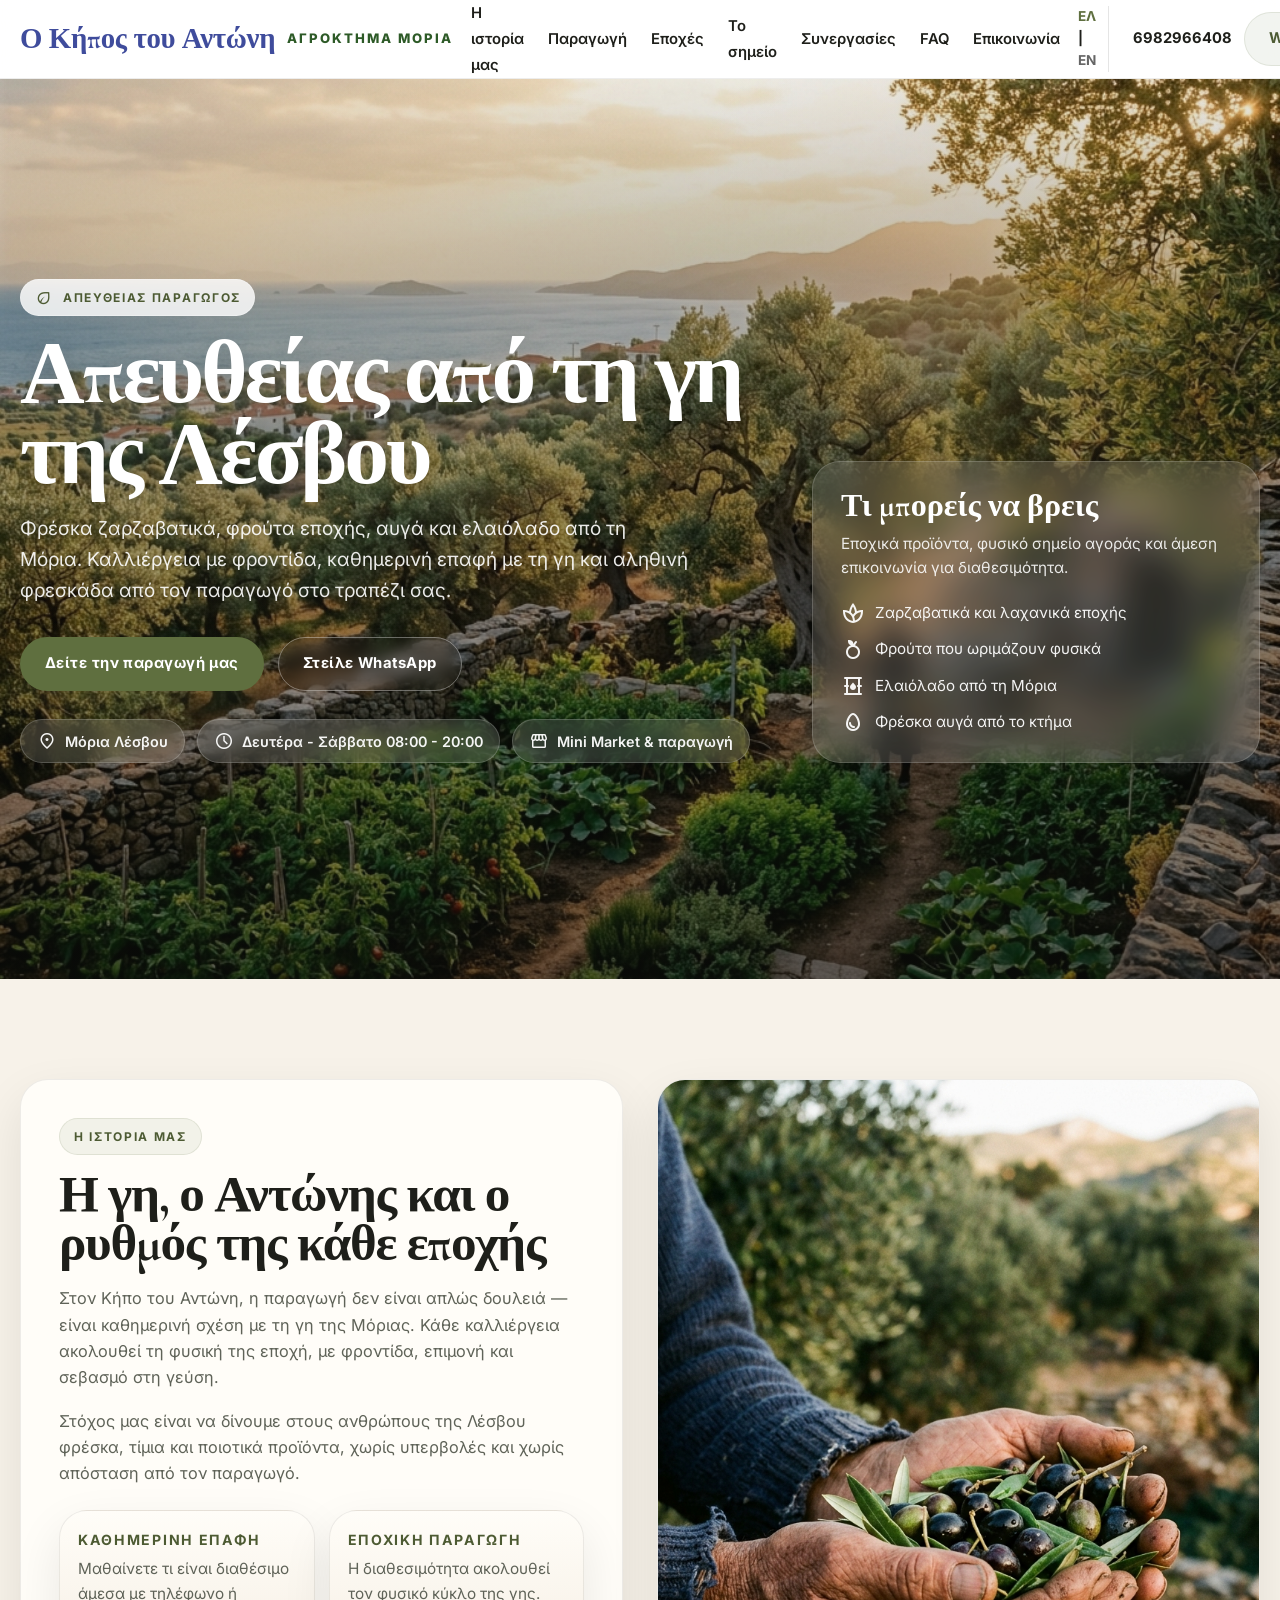
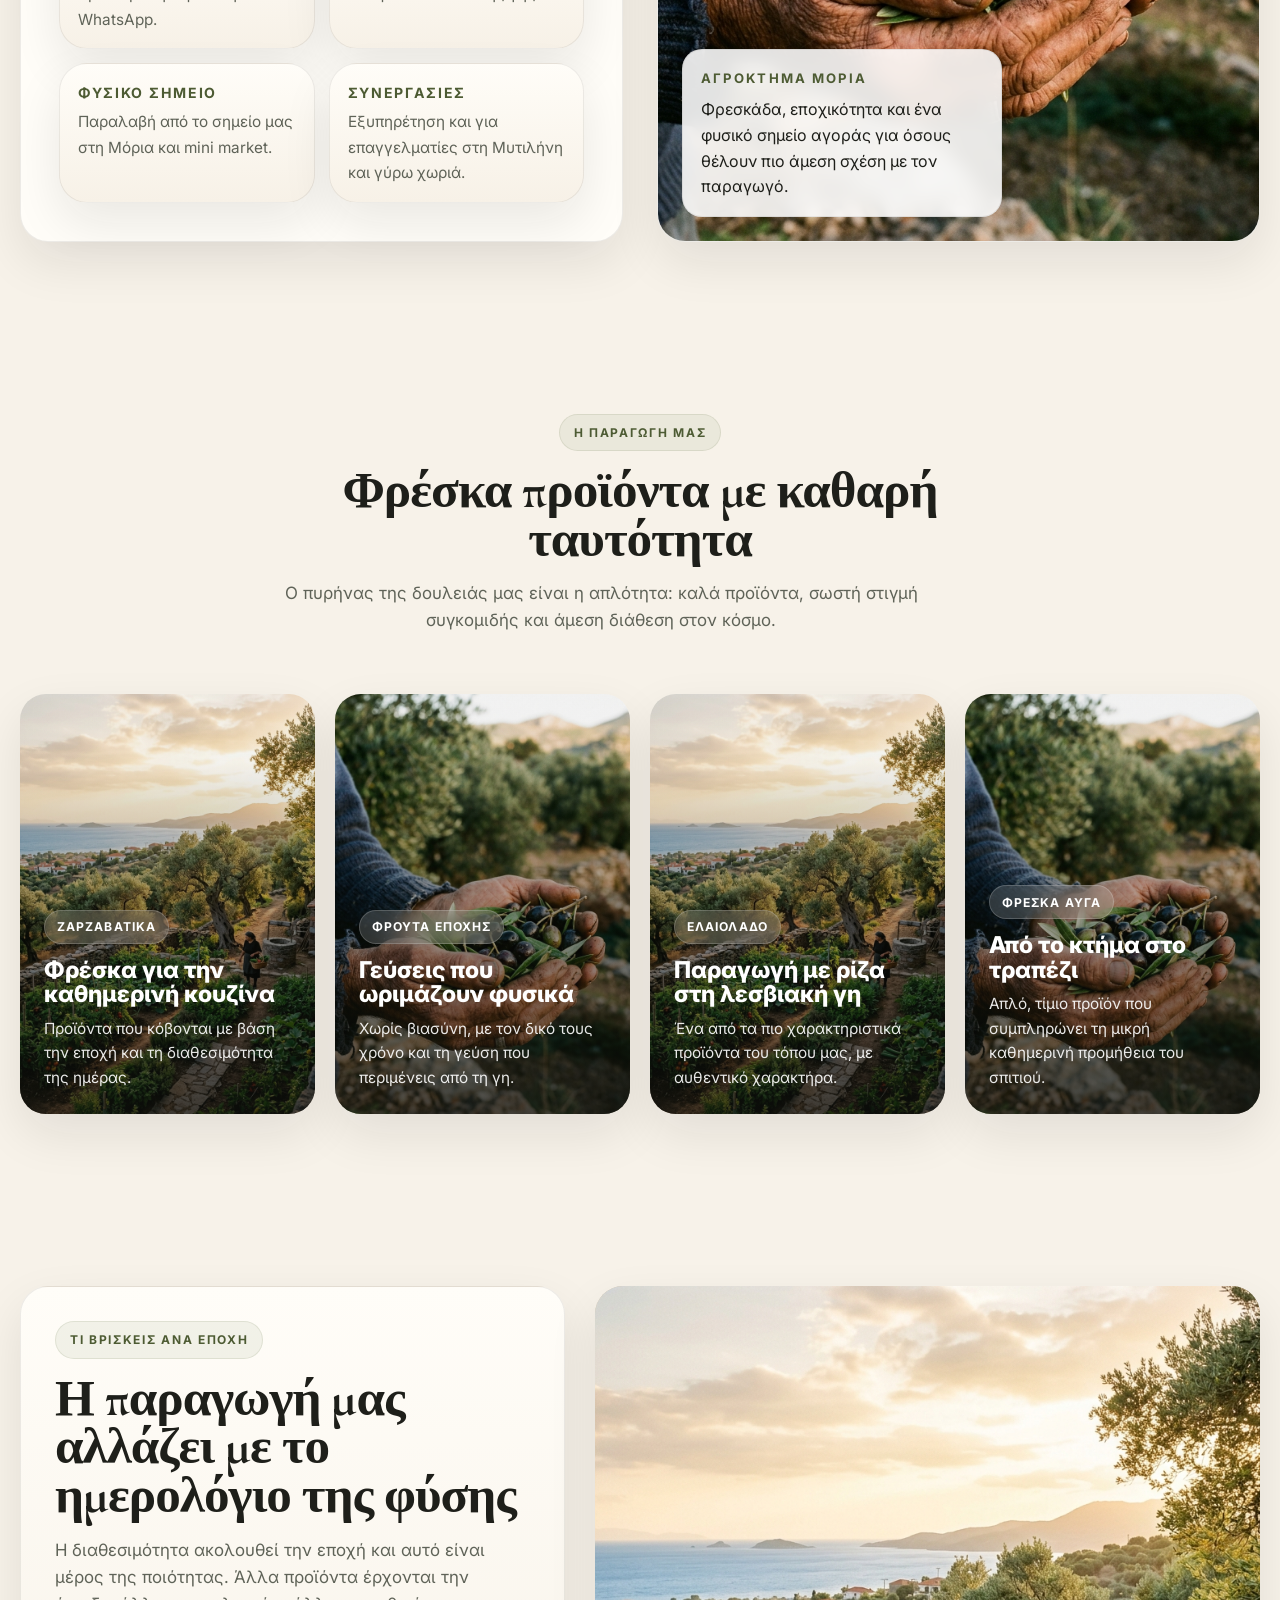
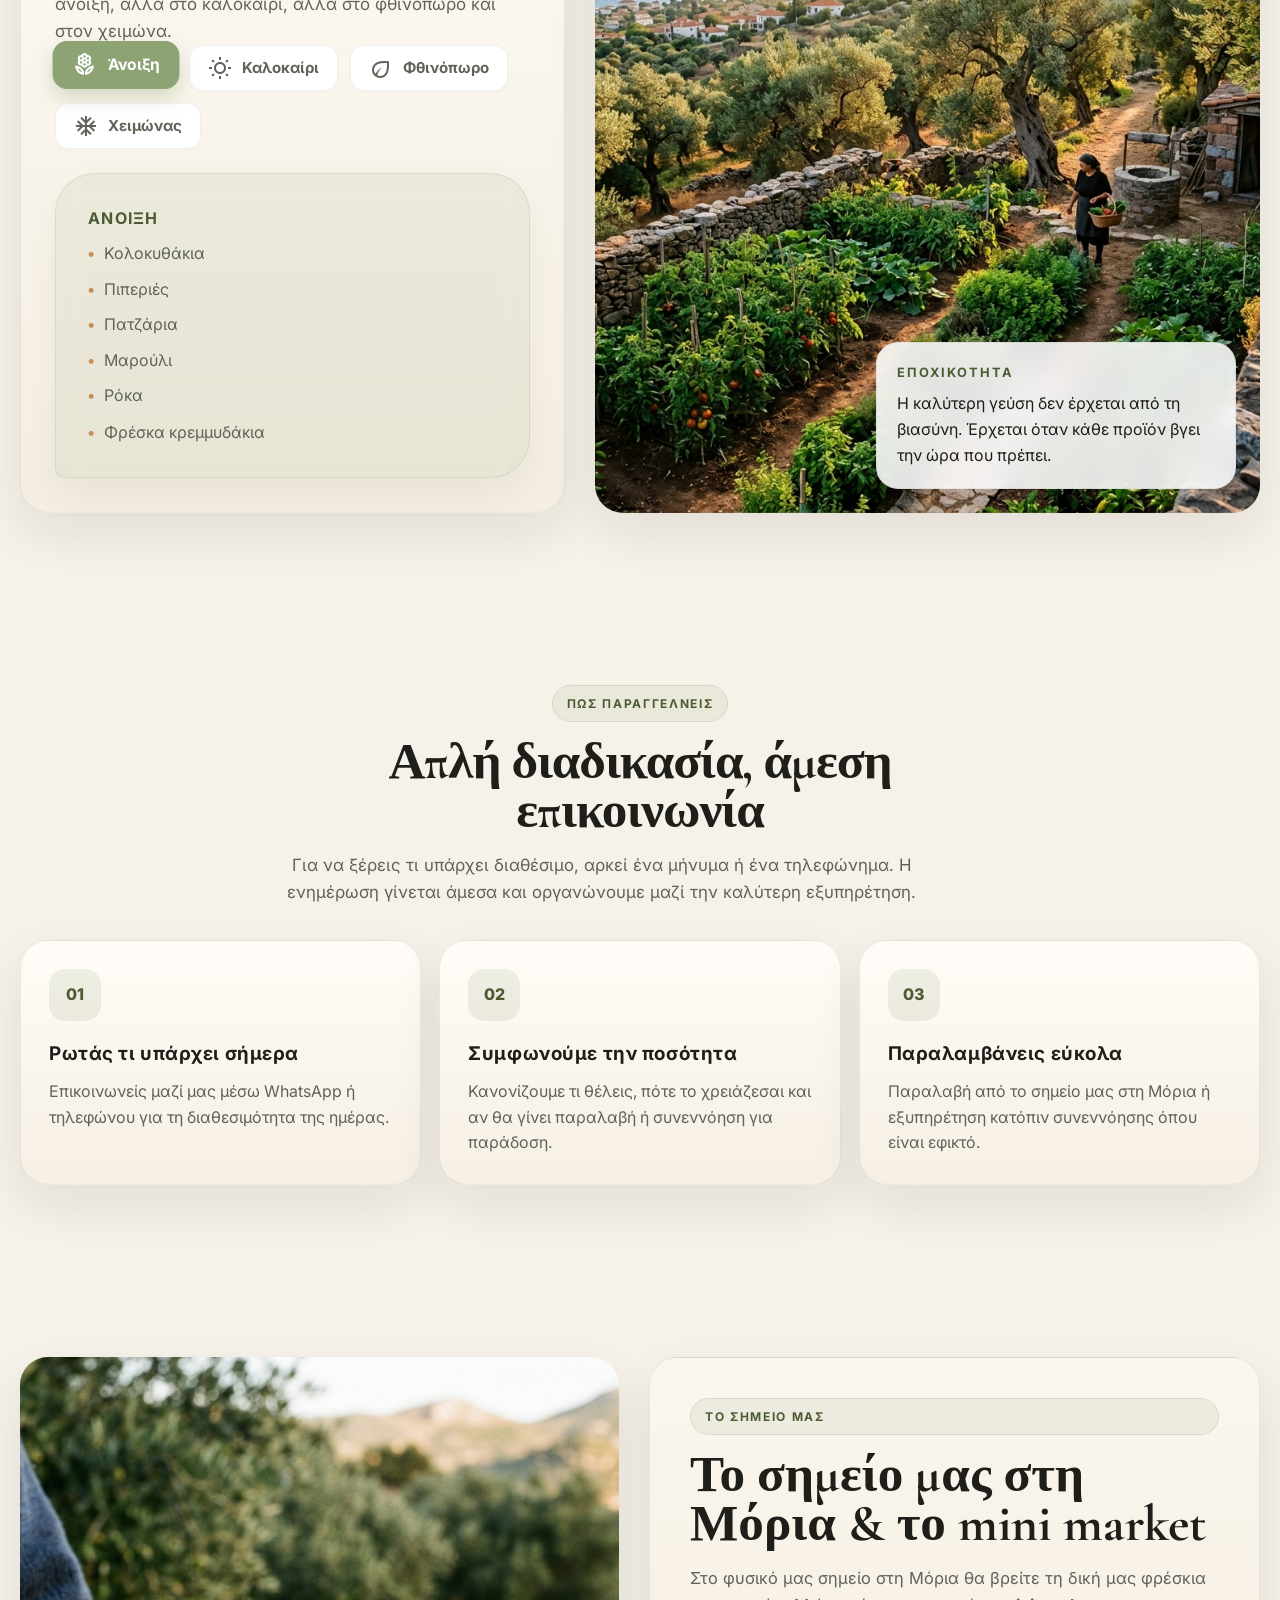
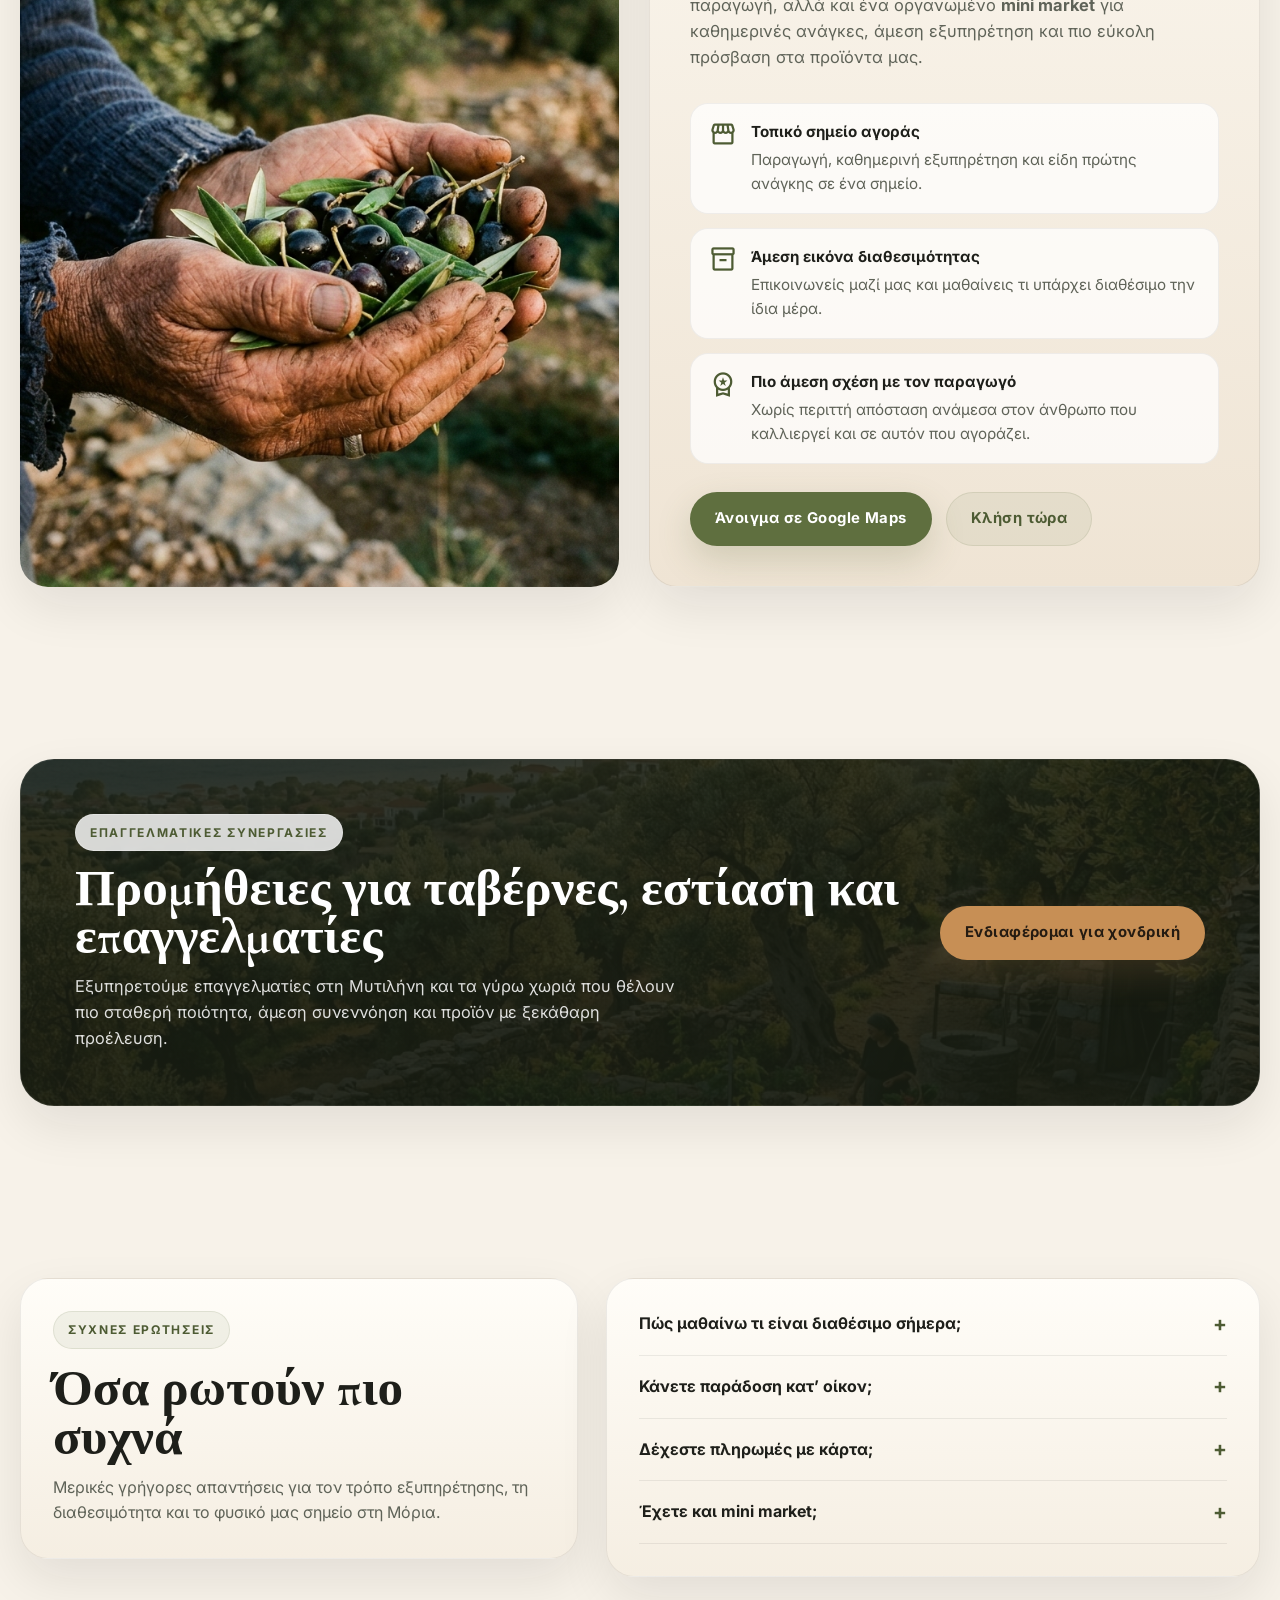
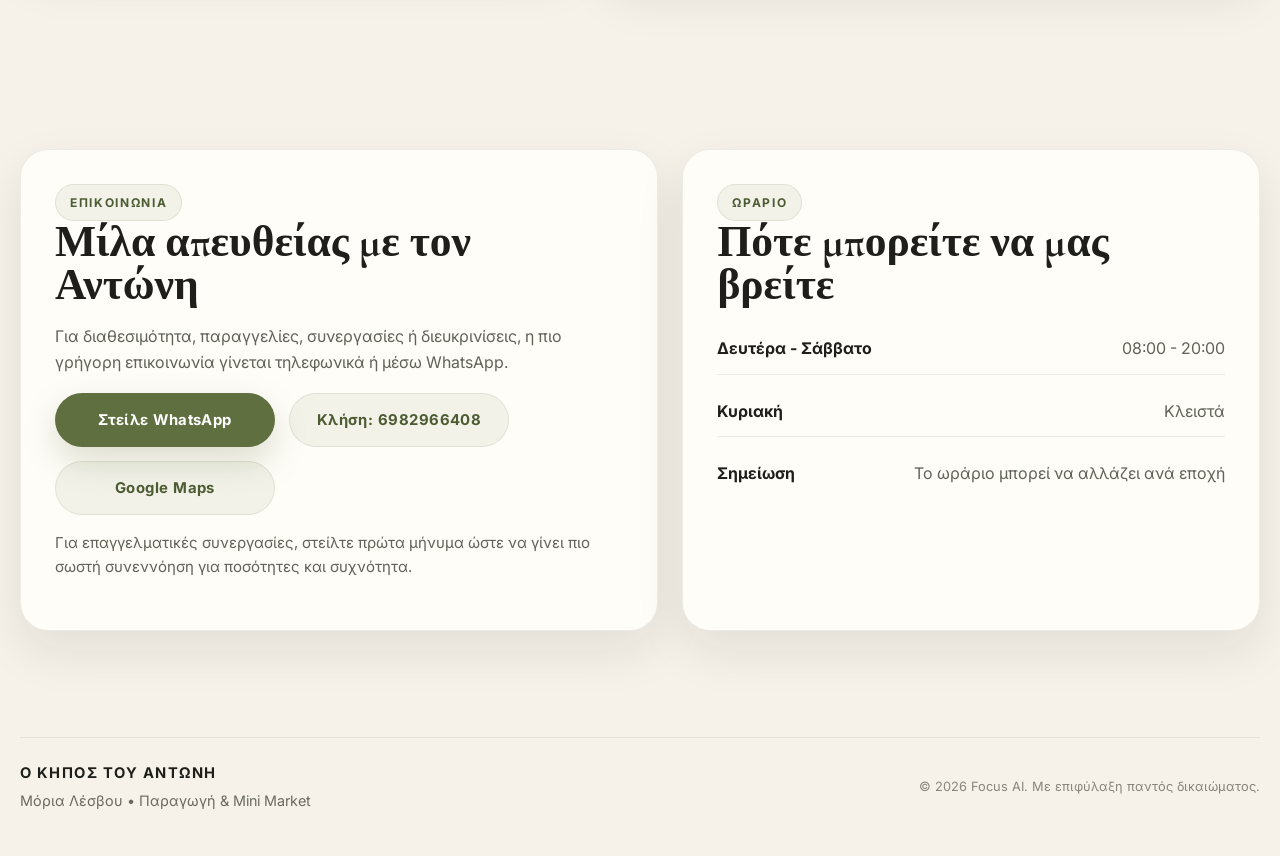
<file: index.html>
<!DOCTYPE html>
<html lang="el">
<head>
  <meta charset="UTF-8" />
  <meta name="viewport" content="width=device-width, initial-scale=1.0" />
  <title>Ο Κήπος του Αντώνη | Φρέσκα Προϊόντα Μόρια Λέσβου</title>
  <meta
    name="description"
    content="Φρέσκα ζαρζαβατικά, λαχανικά, φρούτα εποχής, αυγά και ελαιόλαδο από τη Μόρια Λέσβου. Απευθείας από τον παραγωγό Αντώνη."
  />

  <link rel="preconnect" href="https://fonts.googleapis.com" />
  <link rel="preconnect" href="https://fonts.gstatic.com" crossorigin />
  <link
    href="https://fonts.googleapis.com/css2?family=Cormorant+Garamond:wght@500;600;700&family=Inter:wght@400;500;600;700;800&display=swap"
    rel="stylesheet"
  />
  <link
    rel="stylesheet"
    href="https://fonts.googleapis.com/css2?family=Material+Symbols+Outlined:wght@300;400;500;600&display=swap"
  />

  <link rel="stylesheet" href="css/style.css" />
</head>
<body>

  <!-- NAV -->
  <nav class="navbar">
    <div class="container navbar-inner">
      <a href="#home" class="logo">
        <span class="logo-title">Ο Κήπος του Αντώνη</span>
        <span class="logo-sub">ΑΓΡΟΚΤΗΜΑ ΜΟΡΙΑ</span>
      </a>

      <ul class="nav-links">
        <li><a href="#about">Η ιστορία μας</a></li>
        <li><a href="#products">Παραγωγή</a></li>
        <li><a href="#seasonal">Εποχές</a></li>
        <li><a href="#spot">Το σημείο</a></li>
        <li><a href="#b2b">Συνεργασίες</a></li>
        <li><a href="#faq">FAQ</a></li>
        <li><a href="#contact">Επικοινωνία</a></li>
      </ul>

      <div class="nav-cta">
        <div class="lang-switcher" style="padding-right: 12px; border-right: 1px solid rgba(0,0,0,0.1); margin-right: 12px; font-weight: 700; font-size: 0.85rem;">
          <span style="color: var(--primary);">ΕΛ</span> | <a href="en/index.html" style="color: #666;">EN</a>
        </div>
        <a class="nav-phone" href="tel:+306982966408">6982966408</a>
        <a class="btn-soft" href="https://wa.me/306982966408">WhatsApp</a>
        <button class="menu-toggle" id="menuToggle" aria-label="Άνοιγμα μενού">
          <span class="material-symbols-outlined">menu</span>
        </button>
      </div>
    </div>
  </nav>

  <div class="mobile-panel" id="mobilePanel">
    <div style="padding: 14px 8px; border-bottom: 1px solid rgba(255,255,255,0.08); display: flex; gap: 10px; font-size: 0.9rem; font-weight: 700;">
      <span style="color: var(--accent);">ΕΛΛΗΝΙΚΑ</span>
      <span style="color: rgba(255,255,255,0.2);">|</span>
      <a href="en/index.html" style="color: rgba(255,255,255,0.6);">ENGLISH</a>
    </div>
    <a href="#about">Η ιστορία μας</a>
    <a href="#products">Παραγωγή</a>
    <a href="#seasonal">Εποχές</a>
    <a href="#spot">Το σημείο</a>
    <a href="#b2b">Συνεργασίες</a>
    <a href="#faq">FAQ</a>
    <a href="#contact">Επικοινωνία</a>
    <a href="https://wa.me/306982966408">WhatsApp</a>
    <a href="tel:+306982966408">Κλήση</a>
  </div>

  <!-- HERO -->
  <header class="hero" id="home">
    <div class="container hero-grid">
      <div class="hero-copy">
        <span class="eyebrow">
          <span class="material-symbols-outlined" style="font-size:18px;">eco</span>
          ΑΠΕΥΘΕΙΑΣ ΠΑΡΑΓΩΓΟΣ
        </span>

        <h1>Απευθείας από τη γη της Λέσβου</h1>

        <p>
          Φρέσκα ζαρζαβατικά, φρούτα εποχής, αυγά και ελαιόλαδο από τη Μόρια.
          Καλλιέργεια με φροντίδα, καθημερινή επαφή με τη γη και αληθινή φρεσκάδα
          από τον παραγωγό στο τραπέζι σας.
        </p>

        <div class="hero-actions">
          <a href="#products" class="btn">Δείτε την παραγωγή μας</a>
          <a href="https://wa.me/306982966408" class="btn-outline">Στείλε WhatsApp</a>
        </div>

        <div class="hero-meta">
          <div class="hero-pill">
            <span class="material-symbols-outlined" style="font-size:20px;">location_on</span>
            Μόρια Λέσβου
          </div>
          <div class="hero-pill">
            <span class="material-symbols-outlined" style="font-size:20px;">schedule</span>
            Δευτέρα - Σάββατο 08:00 - 20:00
          </div>
          <div class="hero-pill">
            <span class="material-symbols-outlined" style="font-size:20px;">storefront</span>
            Mini Market & παραγωγή
          </div>
        </div>
      </div>

      <aside class="hero-card">
        <h3>Τι μπορείς να βρεις</h3>
        <p>Εποχικά προϊόντα, φυσικό σημείο αγοράς και άμεση επικοινωνία για διαθεσιμότητα.</p>
        <ul>
          <li><span class="material-symbols-outlined">spa</span> Ζαρζαβατικά και λαχανικά εποχής</li>
          <li><span class="material-symbols-outlined">nutrition</span> Φρούτα που ωριμάζουν φυσικά</li>
          <li><span class="material-symbols-outlined">oil_barrel</span> Ελαιόλαδο από τη Μόρια</li>
          <li><span class="material-symbols-outlined">egg</span> Φρέσκα αυγά από το κτήμα</li>
        </ul>
      </aside>
    </div>
  </header>

  <!-- INTRO / ABOUT -->
  <section class="section" id="about">
    <div class="container intro-wrap">
      <div class="intro-card">
        <span class="eyebrow dark">Η ιστορία μας</span>
        <h2>Η γη, ο Αντώνης και ο ρυθμός της κάθε εποχής</h2>
        <p>
          Στον Κήπο του Αντώνη, η παραγωγή δεν είναι απλώς δουλειά — είναι καθημερινή
          σχέση με τη γη της Μόριας. Κάθε καλλιέργεια ακολουθεί τη φυσική της εποχή,
          με φροντίδα, επιμονή και σεβασμό στη γεύση.
        </p>
        <p>
          Στόχος μας είναι να δίνουμε στους ανθρώπους της Λέσβου φρέσκα, τίμια και
          ποιοτικά προϊόντα, χωρίς υπερβολές και χωρίς απόσταση από τον παραγωγό.
        </p>

        <div class="intro-mini-grid">
          <div class="stat-card">
            <strong>Καθημερινή επαφή</strong>
            <span>Μαθαίνετε τι είναι διαθέσιμο άμεσα με τηλέφωνο ή WhatsApp.</span>
          </div>
          <div class="stat-card">
            <strong>Εποχική παραγωγή</strong>
            <span>Η διαθεσιμότητα ακολουθεί τον φυσικό κύκλο της γης.</span>
          </div>
          <div class="stat-card">
            <strong>Φυσικό σημείο</strong>
            <span>Παραλαβή από το σημείο μας στη Μόρια και mini market.</span>
          </div>
          <div class="stat-card">
            <strong>Συνεργασίες</strong>
            <span>Εξυπηρέτηση και για επαγγελματίες στη Μυτιλήνη και γύρω χωριά.</span>
          </div>
        </div>
      </div>

      <div class="image-card">
        <img src="assets/images/farm.png" alt="Το αγρόκτημα του Αντώνη στη Μόρια Λέσβου" />
        <div class="image-card-badge">
          <strong>Αγρόκτημα Μόρια</strong>
          Φρεσκάδα, εποχικότητα και ένα φυσικό σημείο αγοράς για όσους θέλουν πιο άμεση σχέση με τον παραγωγό.
        </div>
      </div>
    </div>
  </section>

  <!-- PRODUCTS -->
  <section class="section section-tight" id="products">
    <div class="container">
      <div class="section-head center">
        <span class="eyebrow dark">Η παραγωγή μας</span>
        <h2>Φρέσκα προϊόντα με καθαρή ταυτότητα</h2>
        <p>
          Ο πυρήνας της δουλειάς μας είναι η απλότητα: καλά προϊόντα, σωστή στιγμή
          συγκομιδής και άμεση διάθεση στον κόσμο.
        </p>
      </div>

      <div class="products-band">
        <div class="product-grid">
          <article class="product-card">
            <img src="assets/images/hero.png" alt="Ζαρζαβατικά από το αγρόκτημα" />
            <div class="product-card-content">
              <div class="chip">Ζαρζαβατικά</div>
              <h3>Φρέσκα για την καθημερινή κουζίνα</h3>
              <p>Προϊόντα που κόβονται με βάση την εποχή και τη διαθεσιμότητα της ημέρας.</p>
            </div>
          </article>

          <article class="product-card">
            <img src="assets/images/farm.png" alt="Φρούτα εποχής από τη Μόρια" />
            <div class="product-card-content">
              <div class="chip">Φρούτα εποχής</div>
              <h3>Γεύσεις που ωριμάζουν φυσικά</h3>
              <p>Χωρίς βιασύνη, με τον δικό τους χρόνο και τη γεύση που περιμένεις από τη γη.</p>
            </div>
          </article>

          <article class="product-card">
            <img src="assets/images/hero.png" alt="Ελαιόλαδο από τη Μόρια" />
            <div class="product-card-content">
              <div class="chip">Ελαιόλαδο</div>
              <h3>Παραγωγή με ρίζα στη λεσβιακή γη</h3>
              <p>Ένα από τα πιο χαρακτηριστικά προϊόντα του τόπου μας, με αυθεντικό χαρακτήρα.</p>
            </div>
          </article>

          <article class="product-card">
            <img src="assets/images/farm.png" alt="Φρέσκα αυγά από το κτήμα" />
            <div class="product-card-content">
              <div class="chip">Φρέσκα αυγά</div>
              <h3>Από το κτήμα στο τραπέζι</h3>
              <p>Απλό, τίμιο προϊόν που συμπληρώνει τη μικρή καθημερινή προμήθεια του σπιτιού.</p>
            </div>
          </article>
        </div>
      </div>
    </div>
  </section>

  <!-- SEASONAL -->
  <section class="section" id="seasonal">
    <div class="container season-layout">
      <div class="season-panel">
        <span class="eyebrow dark">Τι βρίσκεις ανά εποχή</span>
        <div class="section-head" style="margin-bottom: 0;">
          <h2>Η παραγωγή μας αλλάζει με το ημερολόγιο της φύσης</h2>
          <p>
            Η διαθεσιμότητα ακολουθεί την εποχή και αυτό είναι μέρος της ποιότητας.
            Άλλα προϊόντα έρχονται την άνοιξη, άλλα στο καλοκαίρι, άλλα στο φθινόπωρο και στον χειμώνα.
          </p>
        </div>

        <div class="season-tabs">
          <button class="season-pill active" data-season="spring"><span class="material-symbols-outlined">local_florist</span>Άνοιξη</button>
          <button class="season-pill" data-season="summer"><span class="material-symbols-outlined">wb_sunny</span>Καλοκαίρι</button>
          <button class="season-pill" data-season="autumn"><span class="material-symbols-outlined">eco</span>Φθινόπωρο</button>
          <button class="season-pill" data-season="winter"><span class="material-symbols-outlined">ac_unit</span>Χειμώνας</button>
        </div>

        <div class="season-content">
          <div class="season-list active" id="spring">
            <h4>Άνοιξη</h4>
            <ul>
              <li>Κολοκυθάκια</li>
              <li>Πιπεριές</li>
              <li>Πατζάρια</li>
              <li>Μαρούλι</li>
              <li>Ρόκα</li>
              <li>Φρέσκα κρεμμυδάκια</li>
            </ul>
          </div>

          <div class="season-list" id="summer">
            <h4>Καλοκαίρι</h4>
            <ul>
              <li>Ντομάτες</li>
              <li>Πιπεριές</li>
              <li>Μελιτζάνες</li>
              <li>Κολοκυθάκι</li>
              <li>Ρόκα</li>
            </ul>
          </div>

          <div class="season-list" id="autumn">
            <h4>Φθινόπωρο</h4>
            <ul>
              <li>Φρέσκο ελαιόλαδο</li>
              <li>Σύκα</li>
              <li>Ελιές</li>
              <li>Ντομάτες</li>
            </ul>
          </div>

          <div class="season-list" id="winter">
            <h4>Χειμώνας</h4>
            <ul>
              <li>Κουνουπίδι</li>
              <li>Μπρόκολο</li>
              <li>Λάχανο</li>
            </ul>
          </div>
        </div>
      </div>

      <div class="season-visual">
        <img src="assets/images/hero.png" alt="Η παραγωγή του Αντώνη ανά εποχή" />
        <div class="season-quote">
          <strong>Εποχικότητα</strong>
          Η καλύτερη γεύση δεν έρχεται από τη βιασύνη. Έρχεται όταν κάθε προϊόν βγει την ώρα που πρέπει.
        </div>
      </div>
    </div>
  </section>

  <!-- HOW TO ORDER -->
  <section class="section section-tight" id="how-to-order">
    <div class="container">
      <div class="section-head center">
        <span class="eyebrow dark">Πώς παραγγέλνεις</span>
        <h2>Απλή διαδικασία, άμεση επικοινωνία</h2>
        <p>
          Για να ξέρεις τι υπάρχει διαθέσιμο, αρκεί ένα μήνυμα ή ένα τηλεφώνημα.
          Η ενημέρωση γίνεται άμεσα και οργανώνουμε μαζί την καλύτερη εξυπηρέτηση.
        </p>
      </div>

      <div class="process-grid">
        <div class="process-card">
          <div class="step">01</div>
          <h3>Ρωτάς τι υπάρχει σήμερα</h3>
          <p>Επικοινωνείς μαζί μας μέσω WhatsApp ή τηλεφώνου για τη διαθεσιμότητα της ημέρας.</p>
        </div>

        <div class="process-card">
          <div class="step">02</div>
          <h3>Συμφωνούμε την ποσότητα</h3>
          <p>Κανονίζουμε τι θέλεις, πότε το χρειάζεσαι και αν θα γίνει παραλαβή ή συνεννόηση για παράδοση.</p>
        </div>

        <div class="process-card">
          <div class="step">03</div>
          <h3>Παραλαμβάνεις εύκολα</h3>
          <p>Παραλαβή από το σημείο μας στη Μόρια ή εξυπηρέτηση κατόπιν συνεννόησης όπου είναι εφικτό.</p>
        </div>
      </div>
    </div>
  </section>

  <!-- SPOT / MINI MARKET -->
  <section class="section" id="spot">
    <div class="container spot-wrap">
      <div class="spot-image">
        <img src="assets/images/farm.png" alt="Το σημείο πώλησης και το mini market στη Μόρια" />
      </div>

      <div class="spot-panel">
        <span class="eyebrow dark">Το σημείο μας</span>
        <h2>Το σημείο μας στη Μόρια & το mini market</h2>
        <p>
          Στο φυσικό μας σημείο στη Μόρια θα βρείτε τη δική μας φρέσκια παραγωγή,
          αλλά και ένα οργανωμένο <strong>mini market</strong> για καθημερινές ανάγκες,
          άμεση εξυπηρέτηση και πιο εύκολη πρόσβαση στα προϊόντα μας.
        </p>

        <div class="feature-list">
          <div class="feature-item">
            <span class="material-symbols-outlined">storefront</span>
            <div>
              <strong>Τοπικό σημείο αγοράς</strong>
              <span>Παραγωγή, καθημερινή εξυπηρέτηση και είδη πρώτης ανάγκης σε ένα σημείο.</span>
            </div>
          </div>

          <div class="feature-item">
            <span class="material-symbols-outlined">inventory_2</span>
            <div>
              <strong>Άμεση εικόνα διαθεσιμότητας</strong>
              <span>Επικοινωνείς μαζί μας και μαθαίνεις τι υπάρχει διαθέσιμο την ίδια μέρα.</span>
            </div>
          </div>

          <div class="feature-item">
            <span class="material-symbols-outlined">workspace_premium</span>
            <div>
              <strong>Πιο άμεση σχέση με τον παραγωγό</strong>
              <span>Χωρίς περιττή απόσταση ανάμεσα στον άνθρωπο που καλλιεργεί και σε αυτόν που αγοράζει.</span>
            </div>
          </div>
        </div>

        <div class="hero-actions" style="margin-top:0;">
          <a href="https://www.google.com/maps/search/?api=1&query=Μόρια+Λέσβος" target="_blank" rel="noopener noreferrer" class="btn">Άνοιγμα σε Google Maps</a>
          <a href="tel:+306982966408" class="btn-soft">Κλήση τώρα</a>
        </div>
      </div>
    </div>
  </section>

  <!-- B2B -->
  <section class="section section-tight" id="b2b">
    <div class="container">
      <div class="b2b">
        <div class="b2b-grid">
          <div>
            <span class="eyebrow">Επαγγελματικές συνεργασίες</span>
            <h2>Προμήθειες για ταβέρνες, εστίαση και επαγγελματίες</h2>
            <p>
              Εξυπηρετούμε επαγγελματίες στη Μυτιλήνη και τα γύρω χωριά που θέλουν
              πιο σταθερή ποιότητα, άμεση συνεννόηση και προϊόν με ξεκάθαρη προέλευση.
            </p>
          </div>

          <div>
            <a href="https://wa.me/306982966408" class="btn">Ενδιαφέρομαι για χονδρική</a>
          </div>
        </div>
      </div>
    </div>
  </section>

  <!-- FAQ -->
  <section class="section" id="faq">
    <div class="container faq-wrap">
      <div class="faq-card faq-intro">
        <span class="eyebrow dark">Συχνές ερωτήσεις</span>
        <h2>Όσα ρωτούν πιο συχνά</h2>
        <p>
          Μερικές γρήγορες απαντήσεις για τον τρόπο εξυπηρέτησης, τη διαθεσιμότητα
          και το φυσικό μας σημείο στη Μόρια.
        </p>
      </div>

      <div class="faq-card faq-list">
        <details>
          <summary>Πώς μαθαίνω τι είναι διαθέσιμο σήμερα;</summary>
          <p>Με ένα τηλεφώνημα ή μήνυμα στο WhatsApp. Η διαθεσιμότητα αλλάζει ανά εποχή και ημέρα.</p>
        </details>

        <details>
          <summary>Κάνετε παράδοση κατ’ οίκον;</summary>
          <p>Η βασική εξυπηρέτηση γίνεται από το σημείο μας στη Μόρια. Σε ορισμένες περιπτώσεις και κατόπιν συνεννόησης, μπορεί να οργανωθεί και παράδοση.</p>
        </details>

        <details>
          <summary>Δέχεστε πληρωμές με κάρτα;</summary>
          <p>Ναι, στο φυσικό μας σημείο δεχόμαστε χρεωστικές και πιστωτικές κάρτες.</p>
        </details>

        <details>
          <summary>Έχετε και mini market;</summary>
          <p>Ναι, στο σημείο μας θα βρείτε τόσο τη δική μας παραγωγή όσο και είδη καθημερινής εξυπηρέτησης.</p>
        </details>
      </div>
    </div>
  </section>

  <!-- CONTACT -->
  <section class="section section-tight" id="contact">
    <div class="container contact-grid">
      <div class="contact-card">
        <span class="eyebrow dark">Επικοινωνία</span>
        <h2>Μίλα απευθείας με τον Αντώνη</h2>
        <p>
          Για διαθεσιμότητα, παραγγελίες, συνεργασίες ή διευκρινίσεις, η πιο γρήγορη
          επικοινωνία γίνεται τηλεφωνικά ή μέσω WhatsApp.
        </p>

        <div class="action-stack">
          <a href="https://wa.me/306982966408" class="btn">Στείλε WhatsApp</a>
          <a href="tel:+306982966408" class="btn-soft">Κλήση: 6982966408</a>
          <a href="https://www.google.com/maps/search/?api=1&query=Μόρια+Λέσβος" target="_blank" rel="noopener noreferrer" class="btn-soft">Google Maps</a>
        </div>

        <p class="contact-note">
          Για επαγγελματικές συνεργασίες, στείλτε πρώτα μήνυμα ώστε να γίνει πιο σωστή συνεννόηση για ποσότητες και συχνότητα.
        </p>
      </div>

      <div class="hours-card">
        <span class="eyebrow dark">Ωράριο</span>
        <h3>Πότε μπορείτε να μας βρείτε</h3>

        <div class="hours-list">
          <div class="hours-row">
            <span>Δευτέρα - Σάββατο</span>
            <span>08:00 - 20:00</span>
          </div>
          <div class="hours-row">
            <span>Κυριακή</span>
            <span>Κλειστά</span>
          </div>
          <div class="hours-row">
            <span>Σημείωση</span>
            <span>Το ωράριο μπορεί να αλλάζει ανά εποχή</span>
          </div>
        </div>
      </div>
    </div>
  </section>

  <!-- FOOTER -->
  <footer class="footer">
    <div class="container footer-inner">
      <div class="footer-brand">
        <strong>Ο Κήπος του Αντώνη</strong>
        <span>Μόρια Λέσβου • Παραγωγή & Mini Market</span>
      </div>
      <div style="text-align: right;">
        <div style="font-size: 0.8rem; opacity: 0.8;">
          <a href="https://www.gogreecenow.com/el/focus" target="_blank" rel="noopener">© 2026 Focus AI. Με επιφύλαξη παντός δικαιώματος.</a>
        </div>
      </div>
    </div>
  </footer>

  <script src="js/main.js"></script>
</body>
</html>
</file>
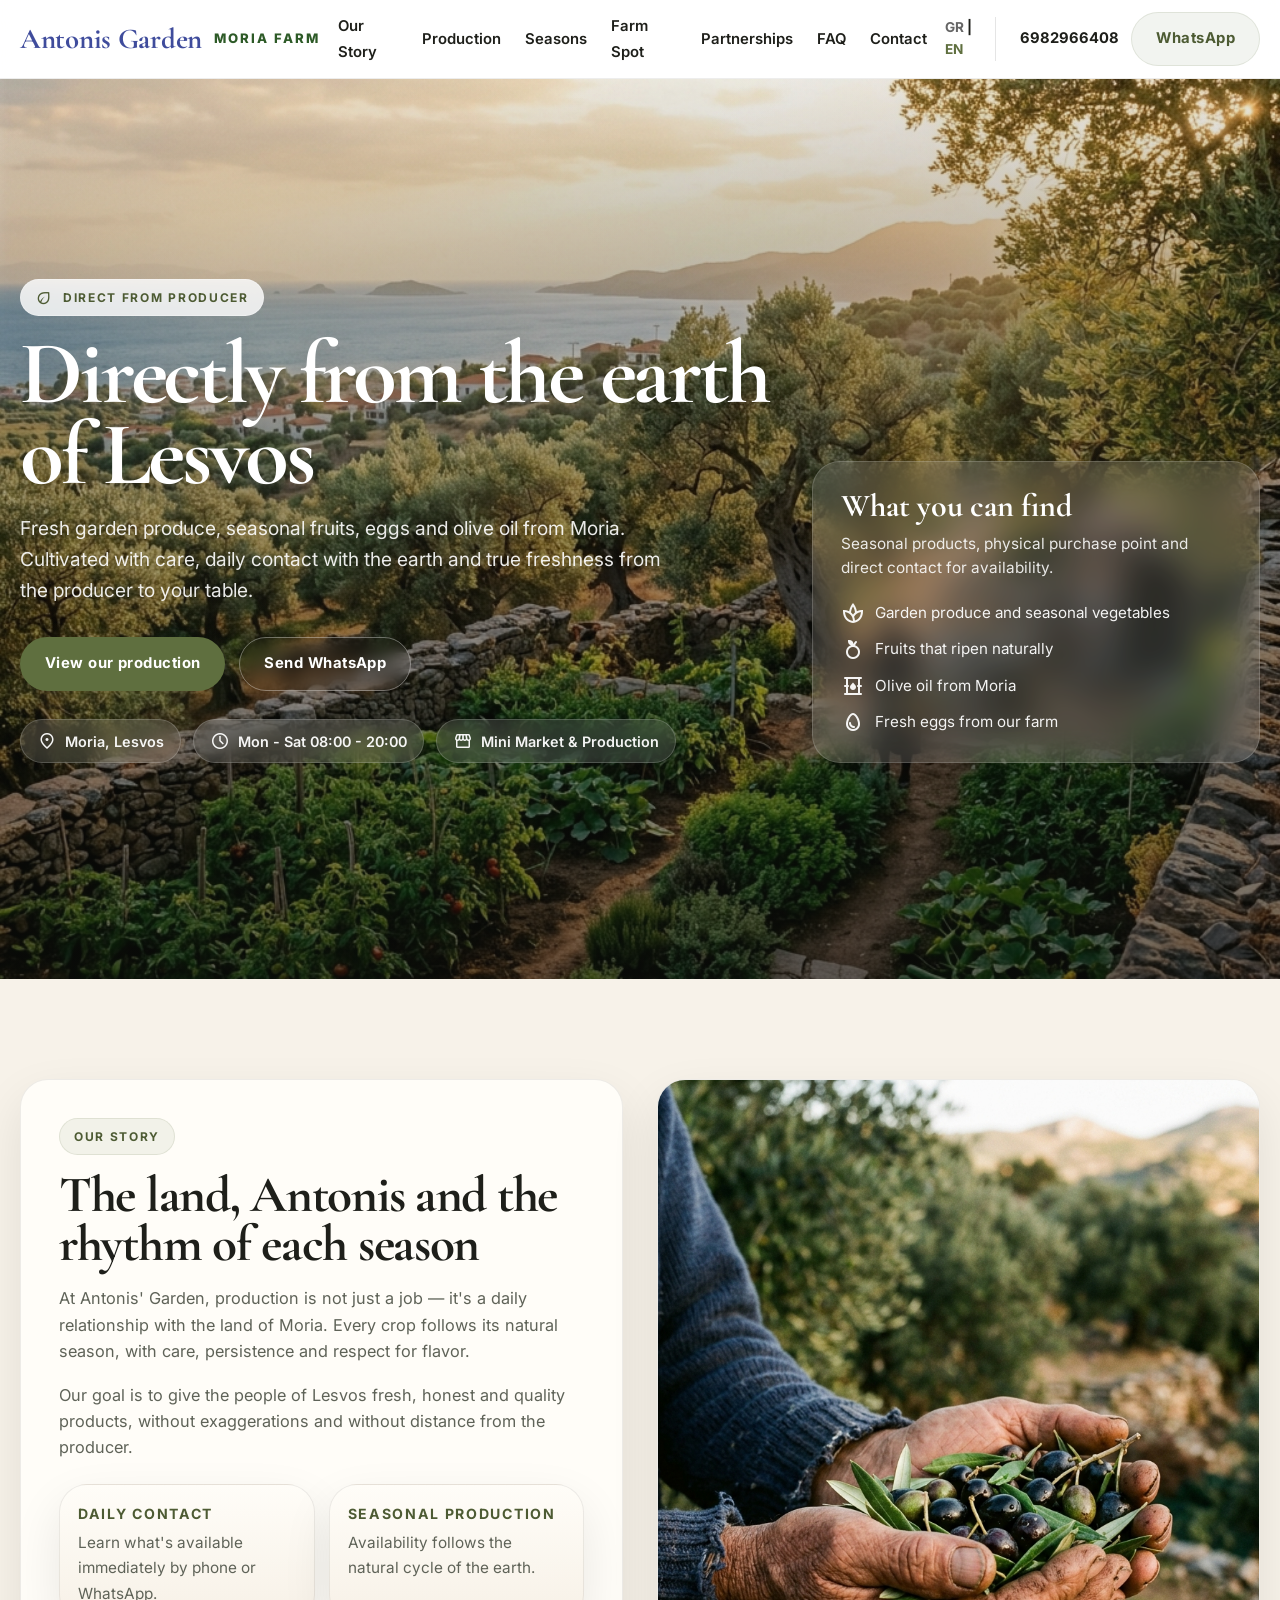
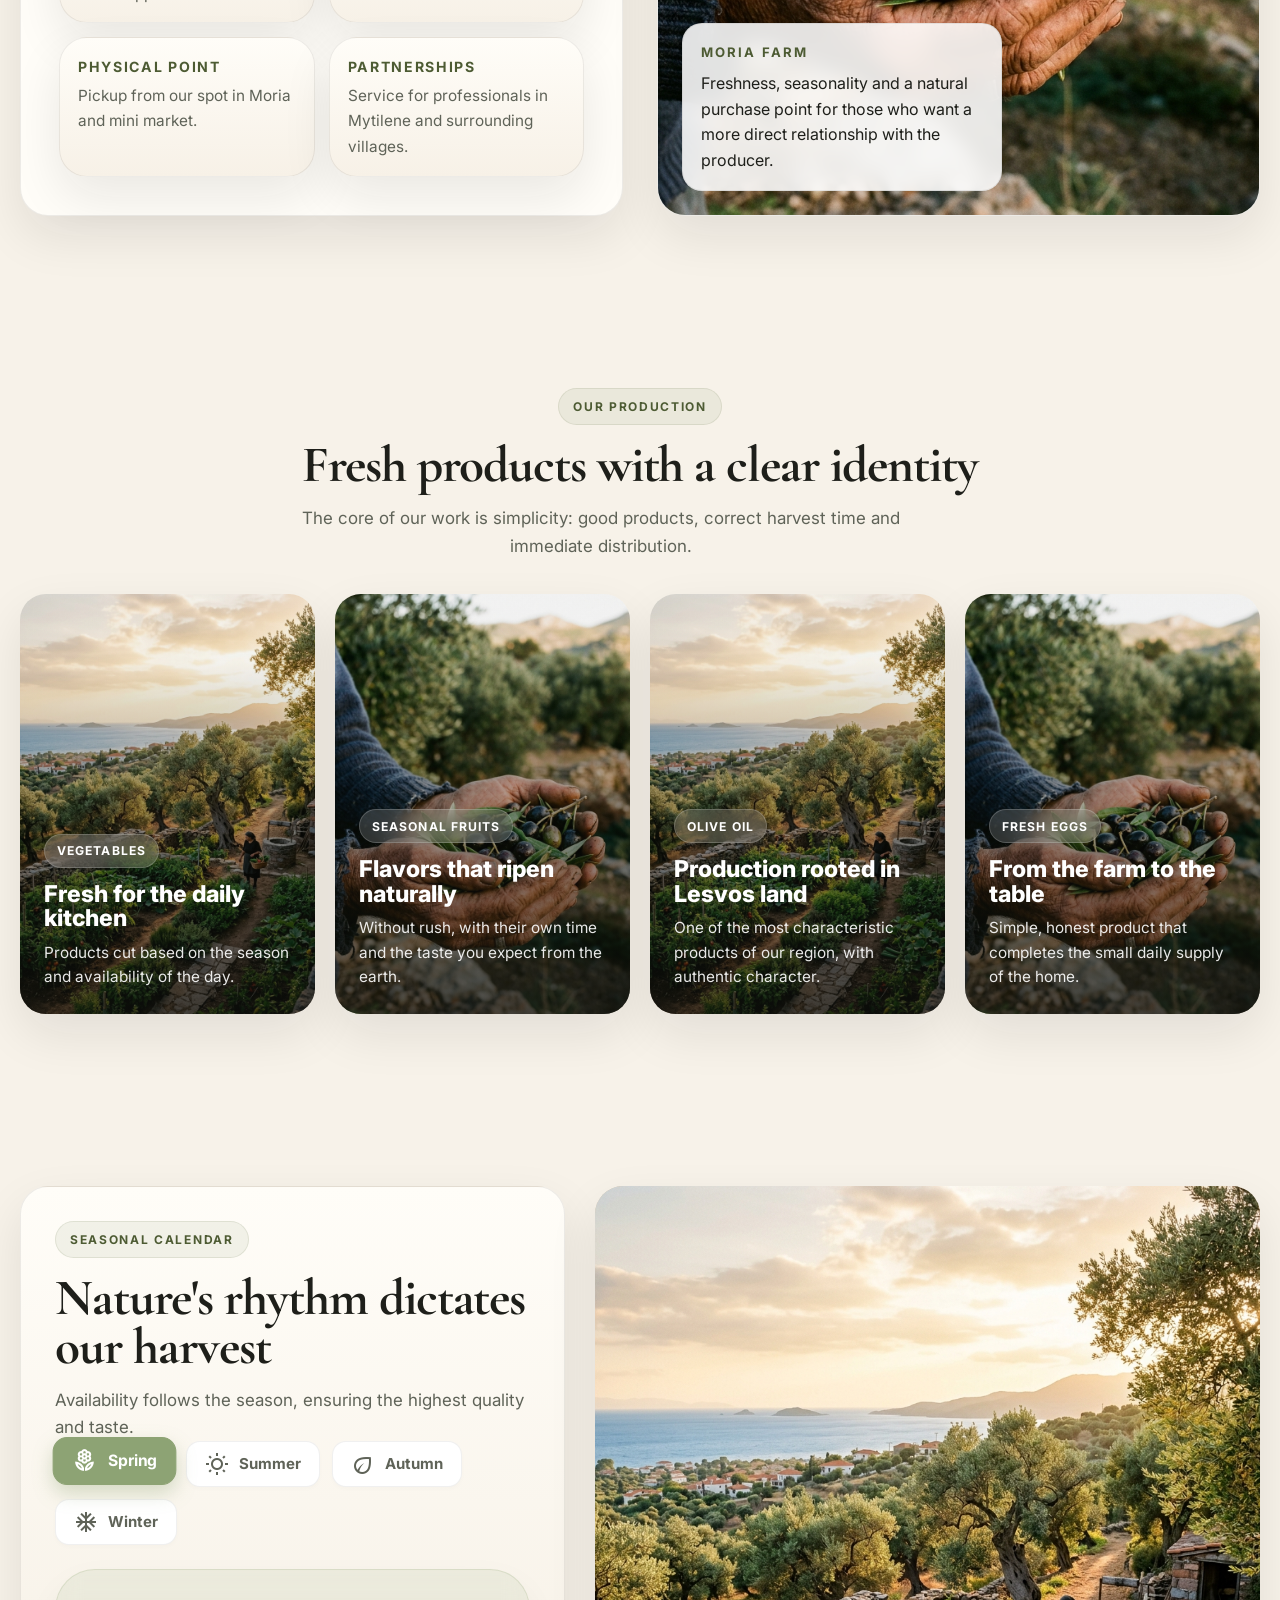
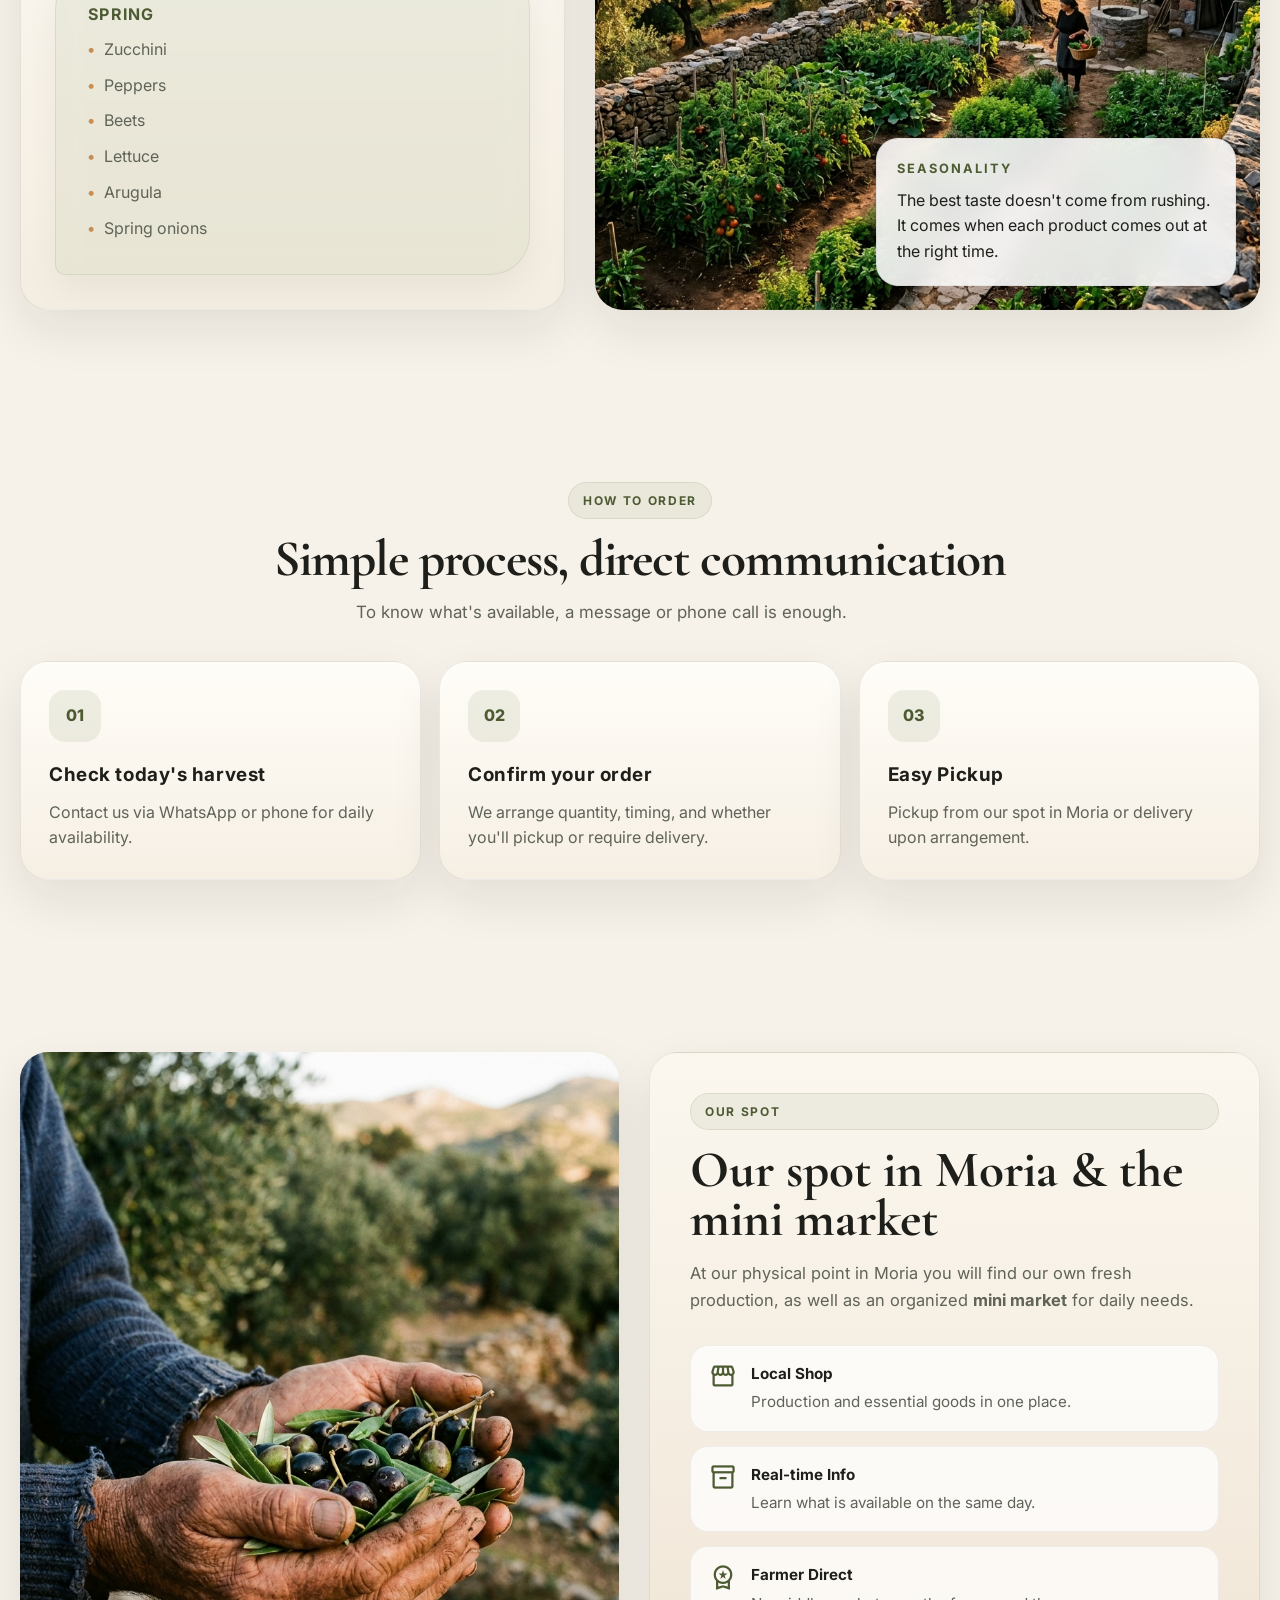
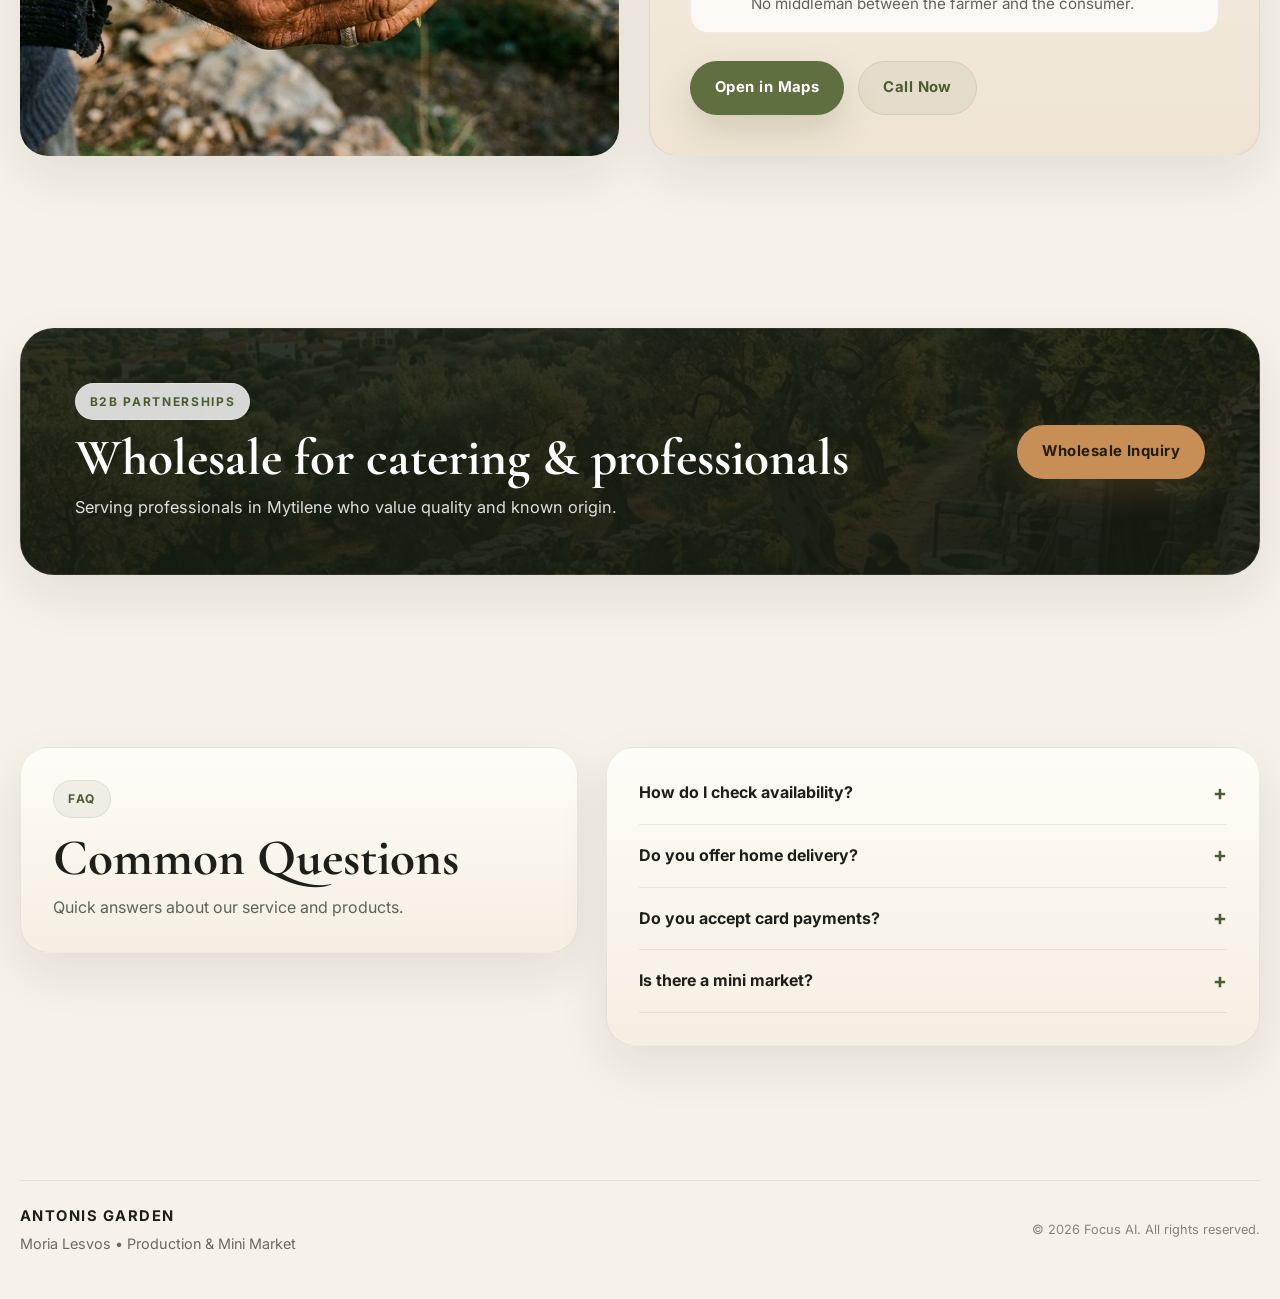
<file: en/index.html>
<!DOCTYPE html>
<html lang="en">
<head>
  <meta charset="UTF-8" />
  <meta name="viewport" content="width=device-width, initial-scale=1.0" />
  <title>Antonis Garden | Fresh Produce Moria Lesvos</title>
  <meta
    name="description"
    content="Fresh garden produce, vegetables, seasonal fruits, eggs and olive oil from Moria, Lesvos. Directly from the producer Antonis."
  />

  <link rel="preconnect" href="https://fonts.googleapis.com" />
  <link rel="preconnect" href="https://fonts.gstatic.com" crossorigin />
  <link
    href="https://fonts.googleapis.com/css2?family=Cormorant+Garamond:wght@500;600;700&family=Inter:wght@400;500;600;700;800&display=swap"
    rel="stylesheet"
  />
  <link
    rel="stylesheet"
    href="https://fonts.googleapis.com/css2?family=Material+Symbols+Outlined:wght@300;400;500;600&display=swap"
  />

  <link rel="stylesheet" href="../css/style.css" />
</head>
<body>

  <!-- NAV -->
  <nav class="navbar">
    <div class="container navbar-inner">
      <a href="#home" class="logo">
        <span class="logo-title">Antonis Garden</span>
        <span class="logo-sub">MORIA FARM</span>
      </a>

      <ul class="nav-links">
        <li><a href="#about">Our Story</a></li>
        <li><a href="#products">Production</a></li>
        <li><a href="#seasonal">Seasons</a></li>
        <li><a href="#spot">Farm Spot</a></li>
        <li><a href="#b2b">Partnerships</a></li>
        <li><a href="#faq">FAQ</a></li>
        <li><a href="#contact">Contact</a></li>
      </ul>

      <div class="nav-cta">
        <div class="lang-switcher" style="padding-right: 12px; border-right: 1px solid rgba(0,0,0,0.1); margin-right: 12px; font-weight: 700; font-size: 0.85rem;">
          <a href="../index.html" style="color: #666;">GR</a> | <span style="color: var(--primary);">EN</span>
        </div>
        <a class="nav-phone" href="tel:+306982966408">6982966408</a>
        <a class="btn-soft" href="https://wa.me/306982966408">WhatsApp</a>
        <button class="menu-toggle" id="menuToggle" aria-label="Open Menu">
          <span class="material-symbols-outlined">menu</span>
        </button>
      </div>
    </div>
  </nav>

  <div class="mobile-panel" id="mobilePanel">
    <div style="padding: 14px 8px; border-bottom: 1px solid rgba(255,255,255,0.08); display: flex; gap: 10px; font-size: 0.9rem; font-weight: 700;">
      <a href="../index.html" style="color: rgba(255,255,255,0.6);">GREEK</a>
      <span style="color: rgba(255,255,255,0.2);">|</span>
      <span style="color: var(--accent);">ENGLISH</span>
    </div>
    <a href="#about">Our Story</a>
    <a href="#products">Production</a>
    <a href="#seasonal">Seasons</a>
    <a href="#spot">Farm Spot</a>
    <a href="#b2b">Partnerships</a>
    <a href="#faq">FAQ</a>
    <a href="#contact">Contact</a>
    <a href="https://wa.me/306982966408">WhatsApp</a>
    <a href="tel:+306982966408">Call</a>
  </div>

  <header class="hero" id="home">
    <div class="container hero-grid">
      <div class="hero-copy">
        <span class="eyebrow">
          <span class="material-symbols-outlined" style="font-size:18px;">eco</span>
          DIRECT FROM PRODUCER
        </span>
        <h1>Directly from the earth of Lesvos</h1>
        <p>Fresh garden produce, seasonal fruits, eggs and olive oil from Moria. Cultivated with care, daily contact with the earth and true freshness from the producer to your table.</p>
        <div class="hero-actions">
          <a href="#products" class="btn">View our production</a>
          <a href="https://wa.me/306982966408" class="btn-outline">Send WhatsApp</a>
        </div>
        <div class="hero-meta">
          <div class="hero-pill"><span class="material-symbols-outlined" style="font-size:20px;">location_on</span>Moria, Lesvos</div>
          <div class="hero-pill"><span class="material-symbols-outlined" style="font-size:20px;">schedule</span>Mon - Sat 08:00 - 20:00</div>
          <div class="hero-pill"><span class="material-symbols-outlined" style="font-size:20px;">storefront</span>Mini Market & Production</div>
        </div>
      </div>
      <aside class="hero-card">
        <h3>What you can find</h3>
        <p>Seasonal products, physical purchase point and direct contact for availability.</p>
        <ul>
          <li><span class="material-symbols-outlined">spa</span> Garden produce and seasonal vegetables</li>
          <li><span class="material-symbols-outlined">nutrition</span> Fruits that ripen naturally</li>
          <li><span class="material-symbols-outlined">oil_barrel</span> Olive oil from Moria</li>
          <li><span class="material-symbols-outlined">egg</span> Fresh eggs from our farm</li>
        </ul>
      </aside>
    </div>
  </header>

  <main>
    <section class="section" id="about">
      <div class="container intro-wrap">
        <div class="intro-card">
          <span class="eyebrow dark">Our Story</span>
          <h2>The land, Antonis and the rhythm of each season</h2>
          <p>At Antonis' Garden, production is not just a job — it's a daily relationship with the land of Moria. Every crop follows its natural season, with care, persistence and respect for flavor.</p>
          <p>Our goal is to give the people of Lesvos fresh, honest and quality products, without exaggerations and without distance from the producer.</p>
          <div class="intro-mini-grid">
            <div class="stat-card"><strong>Daily contact</strong><span>Learn what's available immediately by phone or WhatsApp.</span></div>
            <div class="stat-card"><strong>Seasonal production</strong><span>Availability follows the natural cycle of the earth.</span></div>
            <div class="stat-card"><strong>Physical point</strong><span>Pickup from our spot in Moria and mini market.</span></div>
            <div class="stat-card"><strong>Partnerships</strong><span>Service for professionals in Mytilene and surrounding villages.</span></div>
          </div>
        </div>
        <div class="image-card">
          <img src="../assets/images/farm.png" alt="Antonis Farm in Moria, Lesvos" />
          <div class="image-card-badge"><strong>Moria Farm</strong>Freshness, seasonality and a natural purchase point for those who want a more direct relationship with the producer.</div>
        </div>
      </div>
    </section>

    <section class="section section-tight" id="products">
      <div class="container">
        <div class="section-head center">
          <span class="eyebrow dark">Our Production</span>
          <h2>Fresh products with a clear identity</h2>
          <p>The core of our work is simplicity: good products, correct harvest time and immediate distribution.</p>
        </div>
        <div class="product-grid">
          <article class="product-card">
            <img src="../assets/images/hero.png" alt="Vegetables" />
            <div class="product-card-content"><div class="chip">Vegetables</div><h3>Fresh for the daily kitchen</h3><p>Products cut based on the season and availability of the day.</p></div>
          </article>
          <article class="product-card">
            <img src="../assets/images/farm.png" alt="Fruits" />
            <div class="product-card-content"><div class="chip">Seasonal Fruits</div><h3>Flavors that ripen naturally</h3><p>Without rush, with their own time and the taste you expect from the earth.</p></div>
          </article>
          <article class="product-card">
            <img src="../assets/images/hero.png" alt="Olive Oil" />
            <div class="product-card-content"><div class="chip">Olive Oil</div><h3>Production rooted in Lesvos land</h3><p>One of the most characteristic products of our region, with authentic character.</p></div>
          </article>
          <article class="product-card">
            <img src="../assets/images/farm.png" alt="Eggs" />
            <div class="product-card-content"><div class="chip">Fresh Eggs</div><h3>From the farm to the table</h3><p>Simple, honest product that completes the small daily supply of the home.</p></div>
          </article>
        </div>
      </div>
    </section>

    <section class="section" id="seasonal">
      <div class="container season-layout">
        <div class="season-panel">
          <span class="eyebrow dark">Seasonal Calendar</span>
          <div class="section-head" style="margin-bottom: 0;">
            <h2>Nature's rhythm dictates our harvest</h2>
            <p>Availability follows the season, ensuring the highest quality and taste.</p>
          </div>
          <div class="season-tabs">
            <button class="season-pill active" data-season="spring"><span class="material-symbols-outlined">local_florist</span>Spring</button>
            <button class="season-pill" data-season="summer"><span class="material-symbols-outlined">wb_sunny</span>Summer</button>
            <button class="season-pill" data-season="autumn"><span class="material-symbols-outlined">eco</span>Autumn</button>
            <button class="season-pill" data-season="winter"><span class="material-symbols-outlined">ac_unit</span>Winter</button>
          </div>
          <div class="season-content">
            <div class="season-list active" id="spring"><h4>Spring</h4><ul><li>Zucchini</li><li>Peppers</li><li>Beets</li><li>Lettuce</li><li>Arugula</li><li>Spring onions</li></ul></div>
            <div class="season-list" id="summer"><h4>Summer</h4><ul><li>Tomatoes</li><li>Peppers</li><li>Eggplants</li><li>Zucchini</li><li>Arugula</li></ul></div>
            <div class="season-list" id="autumn"><h4>Autumn</h4><ul><li>Fresh olive oil</li><li>Figs</li><li>Olives</li><li>Tomatoes</li></ul></div>
            <div class="season-list" id="winter"><h4>Winter</h4><ul><li>Cauliflower</li><li>Broccoli</li><li>Cabbage</li></ul></div>
          </div>
        </div>
        <div class="season-visual">
          <img src="../assets/images/hero.png" alt="Seasonal Harvest" />
          <div class="season-quote"><strong>Seasonality</strong>The best taste doesn't come from rushing. It comes when each product comes out at the right time.</div>
        </div>
      </div>
    </section>

    <section class="section section-tight" id="how-to-order">
      <div class="container">
        <div class="section-head center">
          <span class="eyebrow dark">How to order</span>
          <h2>Simple process, direct communication</h2>
          <p>To know what's available, a message or phone call is enough.</p>
        </div>
        <div class="process-grid">
          <div class="process-card"><div class="step">01</div><h3>Check today's harvest</h3><p>Contact us via WhatsApp or phone for daily availability.</p></div>
          <div class="process-card"><div class="step">02</div><h3>Confirm your order</h3><p>We arrange quantity, timing, and whether you'll pickup or require delivery.</p></div>
          <div class="process-card"><div class="step">03</div><h3>Easy Pickup</h3><p>Pickup from our spot in Moria or delivery upon arrangement.</p></div>
        </div>
      </div>
    </section>

    <section class="section" id="spot">
      <div class="container spot-wrap">
        <div class="spot-image"><img src="../assets/images/farm.png" alt="Farm Shop" /></div>
        <div class="spot-panel">
          <span class="eyebrow dark">Our Spot</span>
          <h2>Our spot in Moria & the mini market</h2>
          <p>At our physical point in Moria you will find our own fresh production, as well as an organized <strong>mini market</strong> for daily needs.</p>
          <div class="feature-list">
            <div class="feature-item"><span class="material-symbols-outlined">storefront</span><div><strong>Local Shop</strong><span>Production and essential goods in one place.</span></div></div>
            <div class="feature-item"><span class="material-symbols-outlined">inventory_2</span><div><strong>Real-time Info</strong><span>Learn what is available on the same day.</span></div></div>
            <div class="feature-item"><span class="material-symbols-outlined">workspace_premium</span><div><strong>Farmer Direct</strong><span>No middleman between the farmer and the consumer.</span></div></div>
          </div>
          <div class="hero-actions" style="margin-top:0;">
            <a href="https://www.google.com/maps/search/?api=1&query=Moria+Lesvos" target="_blank" rel="noopener noreferrer" class="btn">Open in Maps</a>
            <a href="tel:+306982966408" class="btn-soft">Call Now</a>
          </div>
        </div>
      </div>
    </section>

    <section class="section section-tight" id="b2b">
      <div class="container"><div class="b2b"><div class="b2b-grid"><div><span class="eyebrow">B2B Partnerships</span><h2>Wholesale for catering & professionals</h2><p>Serving professionals in Mytilene who value quality and known origin.</p></div><div><a href="https://wa.me/306982966408" class="btn">Wholesale Inquiry</a></div></div></div></div>
    </section>

    <section class="section" id="faq">
      <div class="container faq-wrap">
        <div class="faq-card faq-intro"><span class="eyebrow dark">FAQ</span><h2>Common Questions</h2><p>Quick answers about our service and products.</p></div>
        <div class="faq-card faq-list">
          <details><summary>How do I check availability?</summary><p>Call or WhatsApp us. Availability changes daily.</p></details>
          <details><summary>Do you offer home delivery?</summary><p>Mainly pickup in Moria. Delivery can be arranged in some cases.</p></details>
          <details><summary>Do you accept card payments?</summary><p>Yes, we accept all major cards at our shop.</p></details>
          <details><summary>Is there a mini market?</summary><p>Yes, we carry both our fresh produce and grocery essentials.</p></details>
        </div>
      </div>
    </section>
  </main>

  <footer class="footer">
    <div class="container footer-inner">
      <div class="footer-brand"><strong>Antonis Garden</strong><span>Moria Lesvos • Production & Mini Market</span></div>
      <div style="text-align: right;">
        <div style="font-size: 0.8rem; opacity: 0.8;">
          <a href="https://www.gogreecenow.com/en/focus" target="_blank" rel="noopener">© 2026 Focus AI. All rights reserved.</a>
        </div>
      </div>
    </div>
  </footer>

  <script src="../js/main.js"></script>
</body>
</html>
</file>
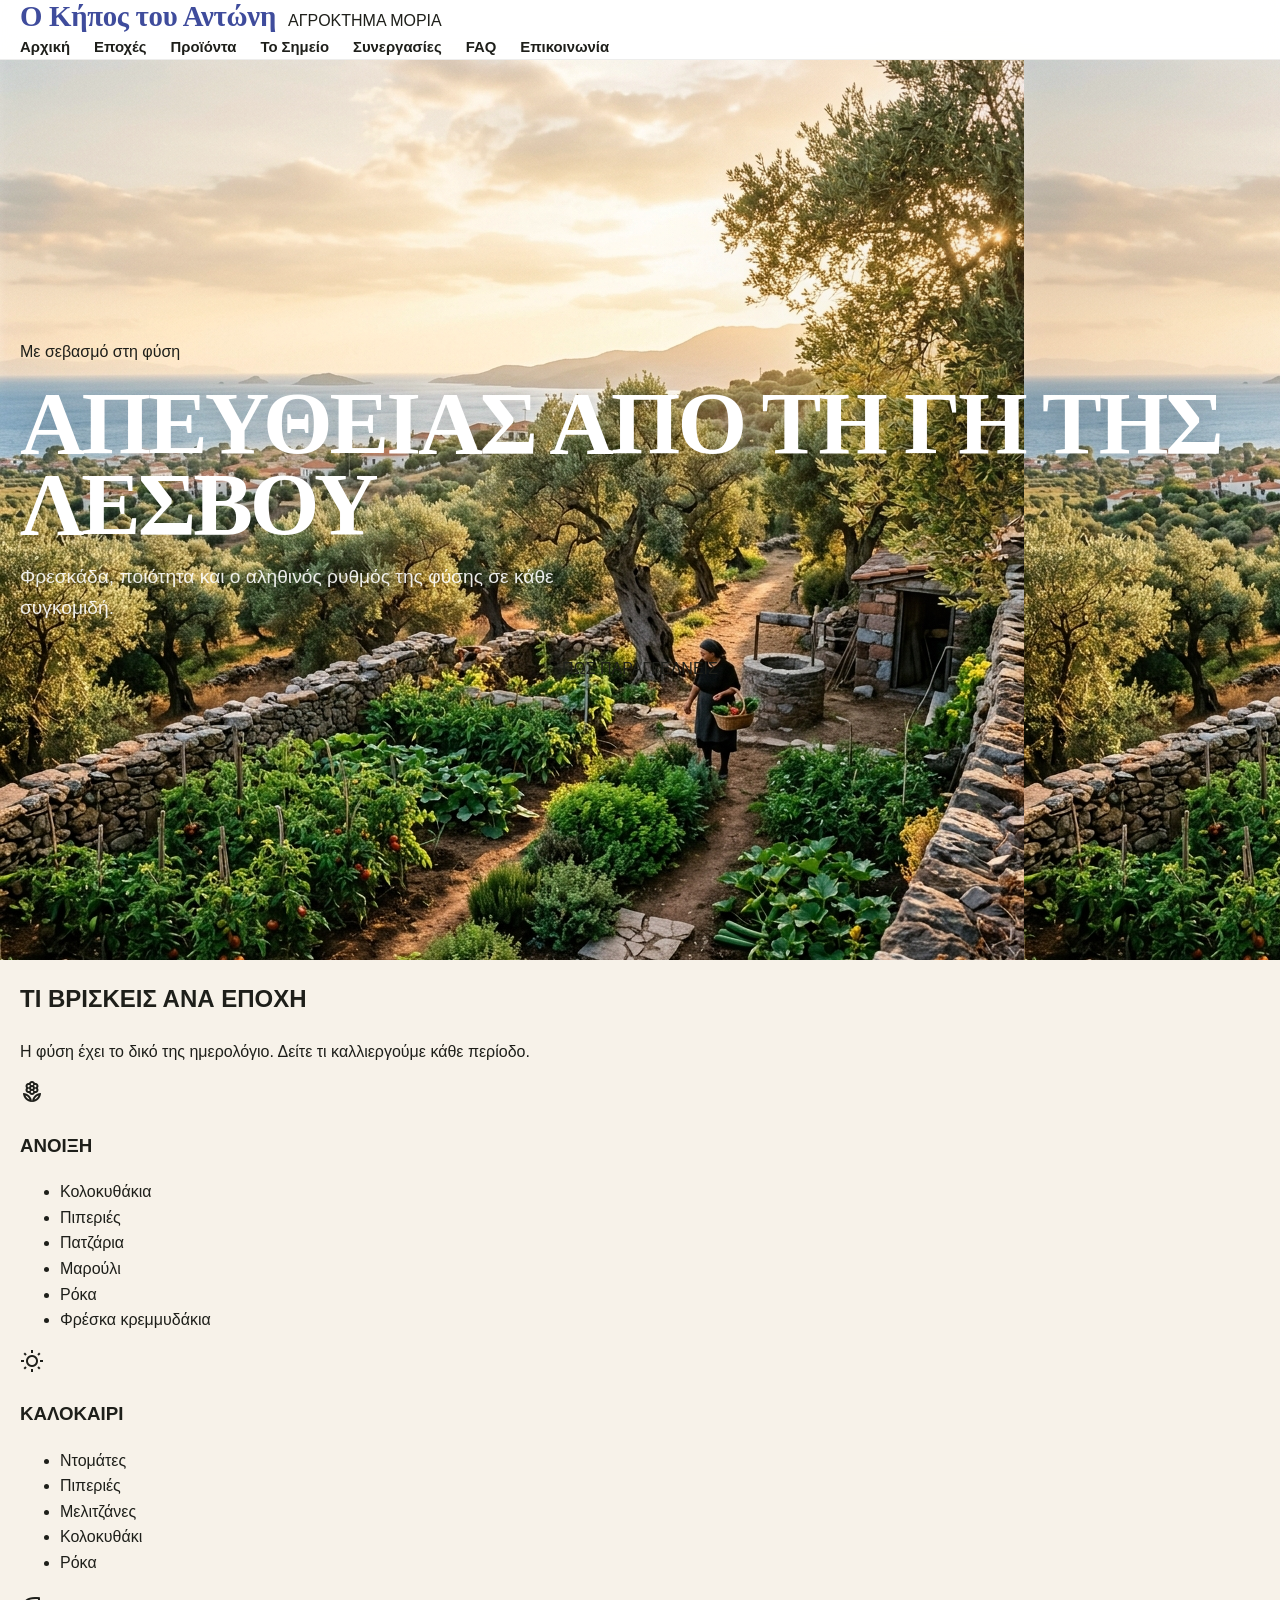
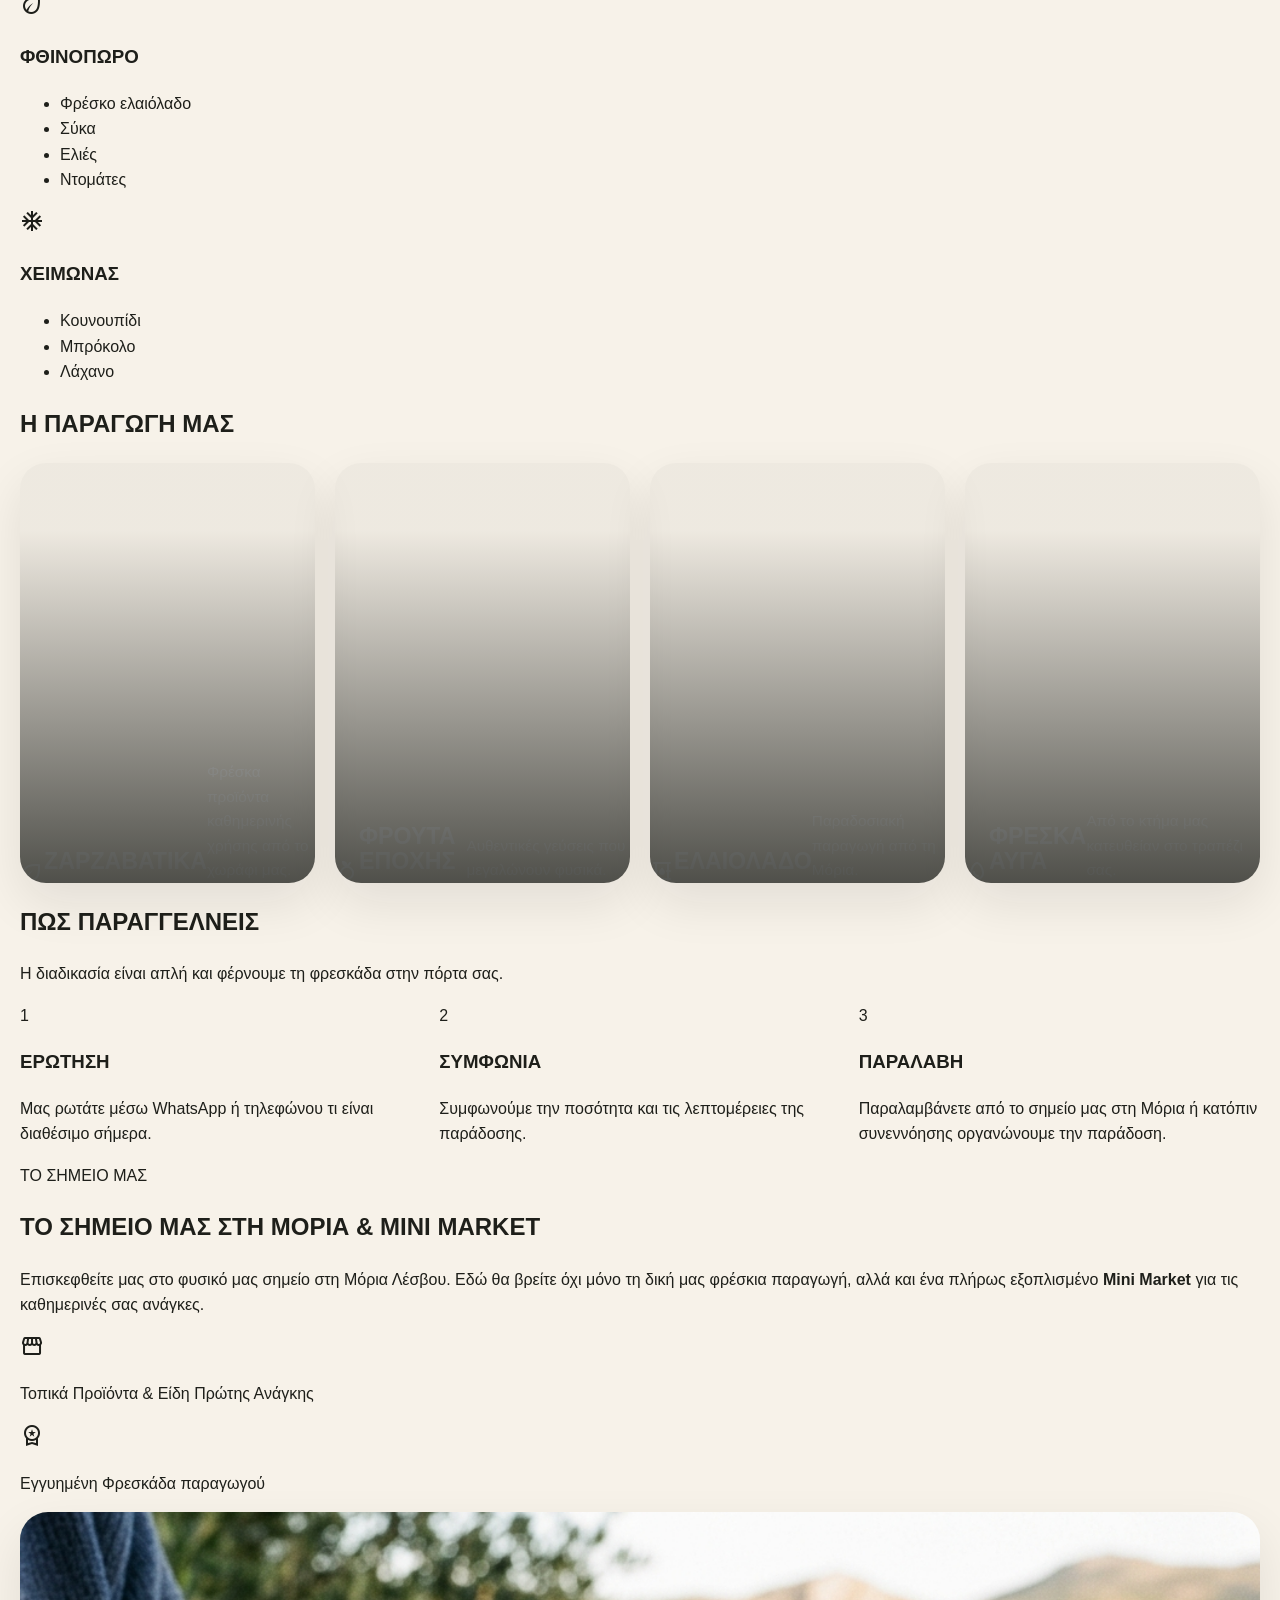
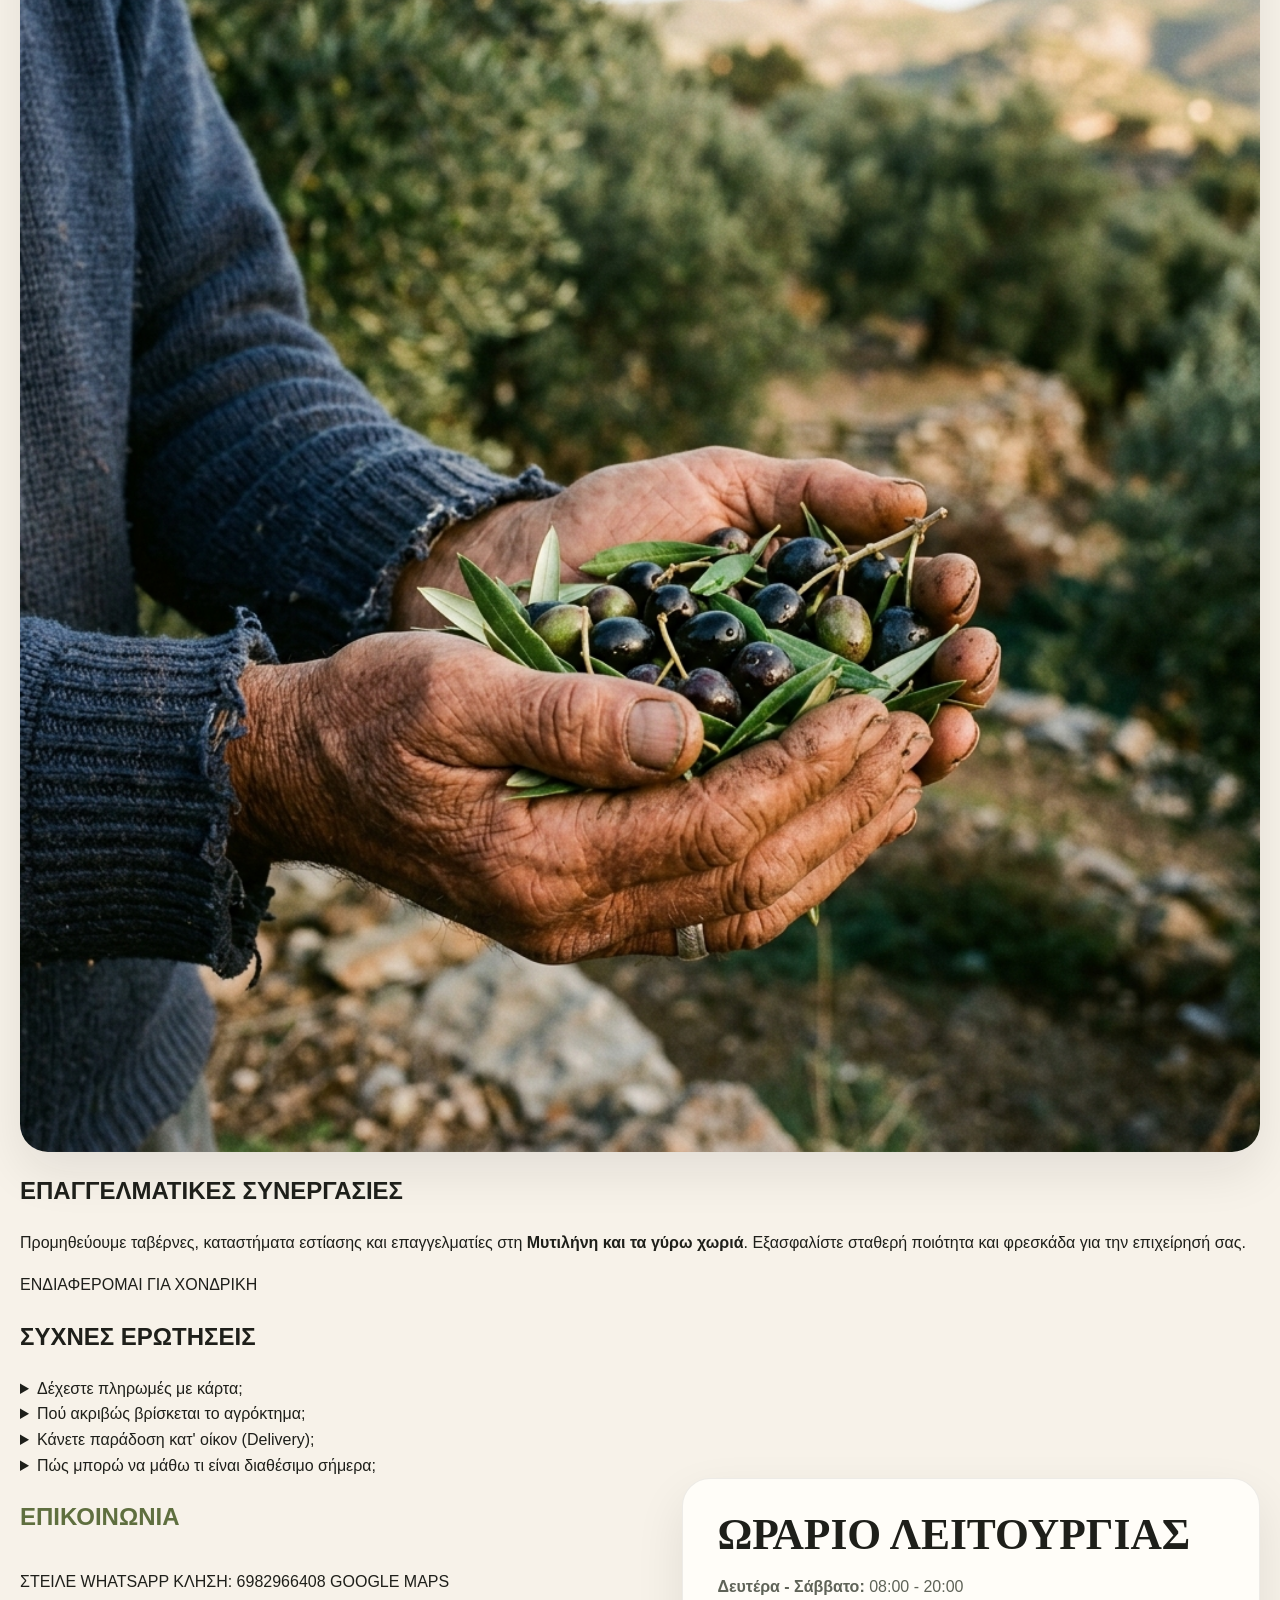
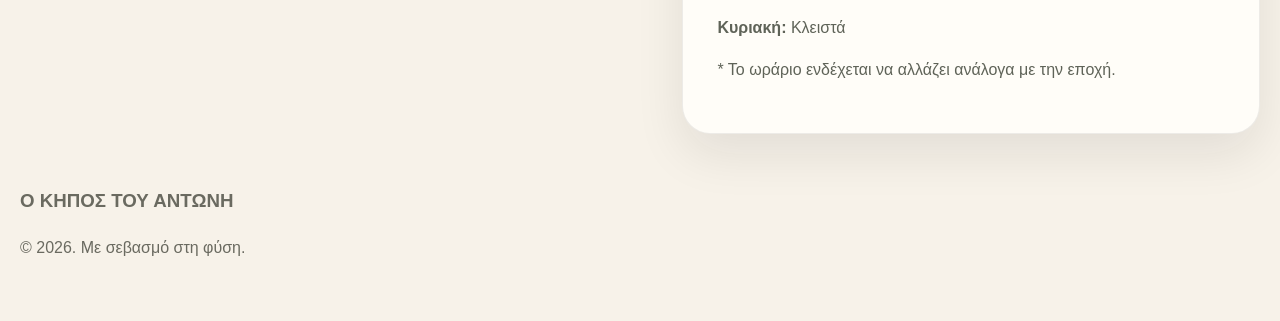
<file: indexold.html>
<!DOCTYPE html>
<html lang="el">
<head>
    <meta charset="UTF-8">
    <meta name="viewport" content="width=device-width, initial-scale=1.0">
    <title>Ο Κήπος του Αντώνη | Φρέσκα Προϊόντα Μόρια Λέσβου</title>
    <meta name="description" content="Φρέσκα ζαρζαβατικά, λαχανικά, φρούτα εποχής, αυγά και λάδι από τη Μόρια Λέσβου. Απευθείας από τον παραγωγό Αντώνη.">
    
    <!-- Fonts -->
    <link rel="preconnect" href="https://fonts.googleapis.com">
    <link rel="preconnect" href="https://fonts.gstatic.com" crossorigin>
    <link href="https://fonts.googleapis.com/css2?family=Montserrat:wght@700;800&family=Open+Sans:wght@400;600;700&display=swap" rel="stylesheet">
    
    <!-- Icons -->
    <link rel="stylesheet" href="https://fonts.googleapis.com/css2?family=Material+Symbols+Outlined:wght@300;400;500;600&display=swap" />
    
    <!-- CSS -->
    <link rel="stylesheet" href="css/style.css">
</head>
<body>
    <!-- Navigation -->
    <nav class="navbar" id="navbar">
        <div class="container">
            <a href="#home" class="logo">
                <span class="logo-title">Ο Κήπος του Αντώνη</span>
                <span class="logo-subtitle" style="margin-top: 8px;">ΑΓΡΟΚΤΗΜΑ ΜΟΡΙΑ</span>
            </a>
            <ul class="nav-links">
                <li><a href="#home">Αρχική</a></li>
                <li><a href="#seasonal">Εποχές</a></li>
                <li><a href="#products">Προϊόντα</a></li>
                <li><a href="#spot">Το Σημείο</a></li>
                <li><a href="#b2b">Συνεργασίες</a></li>
                <li><a href="#faq">FAQ</a></li>
                <li><a href="#contact">Επικοινωνία</a></li>
            </ul>
            <button class="menu-toggle" aria-label="Toggle Menu">
                <span class="material-symbols-outlined">menu</span>
            </button>
        </div>
    </nav>

    <!-- Hero Section -->
    <header id="home" class="hero" style="background-image: url('assets/images/hero.png');">
        <div class="hero-content container">
            <div class="badge">Με σεβασμό στη φύση</div>
            <h1>ΑΠΕΥΘΕΙΑΣ ΑΠΟ ΤΗ ΓΗ ΤΗΣ ΛΕΣΒΟΥ</h1>
            <p>Φρεσκάδα, ποιότητα και ο αληθινός ρυθμός της φύσης σε κάθε συγκομιδή.</p>
            <div class="hero-actions" style="justify-content: center; margin-top: 2rem;">
                <a href="#how-to-order" class="btn-custom-hero">ΠΩΣ ΠΑΡΑΓΓΕΛΝΕΙΣ</a>
            </div>
        </div>
    </header>


    <!-- Tι βρίσκεις ανά εποχή (New Section) -->
    <section id="seasonal" class="seasonal-section container">
        <div class="section-header">
            <h2>ΤΙ ΒΡΙΣΚΕΙΣ ΑΝΑ ΕΠΟΧΗ</h2>
            <p>Η φύση έχει το δικό της ημερολόγιο. Δείτε τι καλλιεργούμε κάθε περίοδο.</p>
        </div>
        <div class="seasonal-grid">
            <div class="season-card spring">
                <div class="season-head">
                    <span class="material-symbols-outlined">local_florist</span>
                    <h3>ΑΝΟΙΞΗ</h3>
                </div>
                <ul>
                    <li>Κολοκυθάκια</li>
                    <li>Πιπεριές</li>
                    <li>Πατζάρια</li>
                    <li>Μαρούλι</li>
                    <li>Ρόκα</li>
                    <li>Φρέσκα κρεμμυδάκια</li>
                </ul>
            </div>
            <div class="season-card summer">
                <div class="season-head">
                    <span class="material-symbols-outlined">wb_sunny</span>
                    <h3>ΚΑΛΟΚΑΙΡΙ</h3>
                </div>
                <ul>
                    <li>Ντομάτες</li>
                    <li>Πιπεριές</li>
                    <li>Μελιτζάνες</li>
                    <li>Κολοκυθάκι</li>
                    <li>Ρόκα</li>
                </ul>
            </div>
            <div class="season-card autumn">
                <div class="season-head">
                    <span class="material-symbols-outlined">eco</span>
                    <h3>ΦΘΙΝΟΠΩΡΟ</h3>
                </div>
                <ul>
                    <li>Φρέσκο ελαιόλαδο</li>
                    <li>Σύκα</li>
                    <li>Ελιές</li>
                    <li>Ντομάτες</li>
                </ul>
            </div>
            <div class="season-card winter">
                <div class="season-head">
                    <span class="material-symbols-outlined">ac_unit</span>
                    <h3>ΧΕΙΜΩΝΑΣ</h3>
                </div>
                <ul>
                    <li>Κουνουπίδι</li>
                    <li>Μπρόκολο</li>
                    <li>Λάχανο</li>
                </ul>
            </div>
        </div>
    </section>

    <!-- Products Section -->
    <section id="products" class="products-section">
        <div class="container">
            <div class="section-header">
                <h2>Η ΠΑΡΑΓΩΓΗ ΜΑΣ</h2>
            </div>
            
            <div class="product-grid">
                <div class="product-card">
                    <span class="material-symbols-outlined icon">eco</span>
                    <h3>ΖΑΡΖΑΒΑΤΙΚΑ</h3>
                    <p>Φρέσκα προϊόντα καθημερινής χρήσης από το χωράφι μας.</p>
                </div>
                <div class="product-card">
                    <span class="material-symbols-outlined icon">nutrition</span>
                    <h3>ΦΡΟΥΤΑ ΕΠΟΧΗΣ</h3>
                    <p>Αυθεντικές γεύσεις που μεγαλώνουν φυσικά.</p>
                </div>
                <div class="product-card">
                    <span class="material-symbols-outlined icon">oil_barrel</span>
                    <h3>ΕΛΑΙΟΛΑΔΟ</h3>
                    <p>Παραδοσιακή παραγωγή από τη Μόρια.</p>
                </div>
                <div class="product-card">
                    <span class="material-symbols-outlined icon">egg</span>
                    <h3>ΦΡΕΣΚΑ ΑΥΓΑ</h3>
                    <p>Από το κτήμα μας κατευθείαν στο τραπέζι σας.</p>
                </div>
            </div>
        </div>
    </section>

    <!-- Πώς παραγγέλνεις -->
    <section id="how-to-order" class="order-process-section container">
        <div class="section-header">
            <h2>ΠΩΣ ΠΑΡΑΓΓΕΛΝΕΙΣ</h2>
            <p>Η διαδικασία είναι απλή και φέρνουμε τη φρεσκάδα στην πόρτα σας.</p>
        </div>
        <div class="process-grid">
            <div class="process-step">
                <div class="step-num">1</div>
                <h3>ΕΡΩΤΗΣΗ</h3>
                <p>Μας ρωτάτε μέσω WhatsApp ή τηλεφώνου τι είναι διαθέσιμο σήμερα.</p>
            </div>
            <div class="process-step">
                <div class="step-num">2</div>
                <h3>ΣΥΜΦΩΝΙΑ</h3>
                <p>Συμφωνούμε την ποσότητα και τις λεπτομέρειες της παράδοσης.</p>
            </div>
            <div class="process-step">
                <div class="step-num">3</div>
                <h3>ΠΑΡΑΛΑΒΗ</h3>
                <p>Παραλαμβάνετε από το σημείο μας στη Μόρια ή κατόπιν συνεννόησης οργανώνουμε την παράδοση.</p>
            </div>
        </div>
    </section>

    <!-- Το Σημείο μας στη Μόρια (Expanded Section) -->
    <section id="spot" class="spot-section">
        <div class="container spot-grid">
            <div class="spot-content">
                <div class="badge">ΤΟ ΣΗΜΕΙΟ ΜΑΣ</div>
                <h2>ΤΟ ΣΗΜΕΙΟ ΜΑΣ ΣΤΗ ΜΟΡΙΑ & MINI MARKET</h2>
                <p>Επισκεφθείτε μας στο φυσικό μας σημείο στη Μόρια Λέσβου. Εδώ θα βρείτε όχι μόνο τη δική μας φρέσκια παραγωγή, αλλά και ένα πλήρως εξοπλισμένο <strong>Mini Market</strong> για τις καθημερινές σας ανάγκες.</p>
                <div class="spot-features">
                    <div class="spot-feat">
                        <span class="material-symbols-outlined">storefront</span>
                        <p>Τοπικά Προϊόντα & Είδη Πρώτης Ανάγκης</p>
                    </div>
                    <div class="spot-feat">
                        <span class="material-symbols-outlined">workspace_premium</span>
                        <p>Εγγυημένη Φρεσκάδα παραγωγού</p>
                    </div>
                </div>
            </div>
            <div class="spot-image">
                <img src="assets/images/farm.png" alt="Το σημείο μας">
            </div>
        </div>
    </section>

    <!-- Επαγγελματικές Συνεργασίες (New Section) -->
    <section id="b2b" class="b2b-section">
        <div class="container text-center">
            <h2>ΕΠΑΓΓΕΛΜΑΤΙΚΕΣ ΣΥΝΕΡΓΑΣΙΕΣ</h2>
            <p>Προμηθεύουμε ταβέρνες, καταστήματα εστίασης και επαγγελματίες στη <strong>Μυτιλήνη και τα γύρω χωριά</strong>. Εξασφαλίστε σταθερή ποιότητα και φρεσκάδα για την επιχείρησή σας.</p>
            <div class="b2b-actions">
                <a href="https://wa.me/306982966408" class="btn-big btn-whatsapp">ΕΝΔΙΑΦΕΡΟΜΑΙ ΓΙΑ ΧΟΝΔΡΙΚΗ</a>
            </div>
        </div>
    </section>

    <!-- FAQ Section (New Section) -->
    <section id="faq" class="faq-section container">
        <div class="section-header">
            <h2>ΣΥΧΝΕΣ ΕΡΩΤΗΣΕΙΣ</h2>
        </div>
        <div class="faq-accordion">
            <details>
                <summary>Δέχεστε πληρωμές με κάρτα;</summary>
                <div class="faq-content">
                    <p>Ναι, στο φυσικό μας σημείο (Mini Market) δεχόμαστε όλες τις χρεωστικές και πιστωτικές κάρτες.</p>
                </div>
            </details>
            <details>
                <summary>Πού ακριβώς βρίσκεται το αγρόκτημα;</summary>
                <div class="faq-content">
                    <p>Βρισκόμαστε στη Μόρια Λέσβου. Μπορείτε να βρείτε τις ακριβείς οδηγίες πατώντας το κουμπί "Άνοιγμα σε Google Maps" παρακάτω.</p>
                </div>
            </details>
            <details>
                <summary>Κάνετε παράδοση κατ' οίκον (Delivery);</summary>
                <div class="faq-content">
                    <p>Η διάθεση των προϊόντων γίνεται κυρίως από το σημείο μας στη Μόρια. Σε ορισμένες περιπτώσεις και κατόπιν συνεννόησης, μπορούμε να οργανώσουμε και παράδοση.</p>
                </div>
            </details>
            <details>
                <summary>Πώς μπορώ να μάθω τι είναι διαθέσιμο σήμερα;</summary>
                <div class="faq-content">
                    <p>Μπορείτε να μας καλέσετε στο 6982966408 ή να μας στείλετε ένα μήνυμα στο WhatsApp για άμεση ενημέρωση.</p>
                </div>
            </details>
        </div>
    </section>

    <!-- Contact Section -->
    <section id="contact" class="contact-section container">
        <div class="contact-grid">
            <div>
                <h2 style="color: var(--primary); margin-bottom: 2rem;">ΕΠΙΚΟΙΝΩΝΙΑ</h2>
                <div class="action-buttons">
                    <a href="https://wa.me/306982966408" class="btn-big btn-whatsapp">ΣΤΕΙΛΕ WHATSAPP</a>
                    <a href="tel:+306982966408" class="btn-big btn-call">ΚΛΗΣΗ: 6982966408</a>
                    <a href="https://www.google.com/maps/search/?api=1&query=Μόρια+Λέσβος" target="_blank" rel="noopener noreferrer" class="btn-big btn-maps">GOOGLE MAPS</a>
                </div>
            </div>
            <div class="hours-card">
                <h3>ΩΡΑΡΙΟ ΛΕΙΤΟΥΡΓΙΑΣ</h3>
                <p><strong>Δευτέρα - Σάββατο:</strong> 08:00 - 20:00</p>
                <p><strong>Κυριακή:</strong> Κλειστά</p>
                <p class="small">* Το ωράριο ενδέχεται να αλλάζει ανάλογα με την εποχή.</p>
            </div>
        </div>
    </section>

    <!-- Footer -->
    <footer class="footer">
        <div class="container">
            <h3>Ο ΚΗΠΟΣ ΤΟΥ ΑΝΤΩΝΗ</h3>
            <p>&copy; 2026. Με σεβασμό στη φύση.</p>
        </div>
    </footer>

    <script src="js/main.js"></script>
</body>
</html>
</file>
<file: css/style.css>
:root {
  --bg: #f7f2e9;
  --surface: #fffdf8;
  --surface-2: #f2ebdf;
  --surface-3: #ebe2d2;
  --text: #1e1f1a;
  --muted: #5f6358;
  --line: rgba(35, 35, 28, 0.08);
  --primary: #5f6f3f;
  --primary-dark: #4d5b33;
  --accent: #c78f55;
  --accent-soft: #ead9c3;
  --white: #ffffff;
  --shadow: 0 20px 50px rgba(26, 24, 20, 0.09);
  --radius-xl: 28px;
  --radius-lg: 22px;
  --radius-md: 16px;
  --container: 1240px;
}

* {
  box-sizing: border-box;
}

html {
  scroll-behavior: smooth;
}

body {
  margin: 0;
  background: var(--bg);
  color: var(--text);
  font-family: "Inter", sans-serif;
  line-height: 1.6;
  -webkit-font-smoothing: antialiased;
  text-rendering: optimizeLegibility;
  overflow-x: hidden; /* Prevent horizontal scroll */
}

img {
  display: block;
  max-width: 100%;
}

a {
  color: inherit;
  text-decoration: none;
}

button {
  font: inherit;
}

.container {
  width: min(calc(100% - 32px), var(--container));
  margin-inline: auto;
}

.section {
  padding: 100px 0;
}

.section-tight {
  padding: 72px 0;
}

.eyebrow {
  display: inline-flex;
  align-items: center;
  gap: 10px;
  padding: 8px 14px;
  border-radius: 999px;
  background: rgba(255,255,255,0.82);
  border: 1px solid rgba(255,255,255,0.28);
  backdrop-filter: blur(8px);
  color: var(--primary-dark);
  font-size: 12px;
  font-weight: 700;
  letter-spacing: 0.14em;
  text-transform: uppercase;
}

.eyebrow.dark {
  background: rgba(95, 111, 63, 0.08);
  border-color: rgba(95, 111, 63, 0.12);
  color: var(--primary-dark);
  backdrop-filter: none;
}

.section-head {
  max-width: 760px;
  margin-bottom: 34px;
}

.section-head.center {
  text-align: center;
  margin-inline: auto;
}

.section-head h2 {
  margin: 16px 0 16px;
  font-family: "Cormorant Garamond", serif;
  font-size: clamp(2.3rem, 4vw, 4.5rem);
  line-height: 0.95;
  letter-spacing: -0.02em;
}

.section-head p {
  margin: 0;
  color: var(--muted);
  font-size: 1.06rem;
  max-width: 62ch;
}

.btn,
.btn-outline,
.btn-soft {
  display: inline-flex;
  align-items: center;
  justify-content: center;
  gap: 10px;
  min-height: 54px;
  padding: 0 24px;
  border-radius: 999px;
  font-weight: 700;
  font-size: 0.93rem;
  letter-spacing: 0.03em;
  transition: 0.25s ease;
  border: 1px solid transparent;
  cursor: pointer;
  white-space: nowrap;
}

.btn {
  background: var(--primary);
  color: var(--white);
  box-shadow: 0 14px 34px rgba(95, 111, 63, 0.22);
}

.btn:hover {
  background: var(--primary-dark);
  transform: translateY(-1px);
}

.btn-outline {
  background: transparent;
  border-color: rgba(255,255,255,0.35);
  color: var(--white);
  backdrop-filter: blur(8px);
}

.btn-outline:hover {
  background: rgba(255,255,255,0.1);
  transform: translateY(-1px);
}

.btn-soft {
  background: rgba(95, 111, 63, 0.08);
  color: var(--primary-dark);
  border-color: rgba(95, 111, 63, 0.12);
}

.btn-soft:hover {
  background: rgba(95, 111, 63, 0.13);
  transform: translateY(-1px);
}

/* NAV */
.navbar {
  position: sticky;
  top: 0;
  z-index: 1000;
  border-bottom: 1px solid rgba(26, 28, 23, 0.08);
  background: rgba(255, 255, 255, 0.96); /* Change to white to match image */
  backdrop-filter: blur(14px);
}

.navbar-inner {
  min-height: 78px;
  display: flex;
  align-items: center;
  justify-content: space-between;
  gap: 18px;
}

.logo {
  display: flex;
  align-items: center; /* Change to row alignment */
  gap: 12px;
  flex-shrink: 0;
}

.logo-title {
  font-family: "Cormorant Garamond", serif;
  font-size: 1.8rem;
  line-height: 1;
  color: #3f4c9c; /* Blue/Purple from image */
  font-weight: 700;
  letter-spacing: -0.01em;
}

.logo-sub {
  color: #2d5a27; /* Green from image */
  font-size: 0.82rem;
  letter-spacing: 0.15em;
  text-transform: uppercase;
  font-weight: 800;
}

.nav-links {
  display: flex;
  align-items: center;
  gap: 24px;
  list-style: none;
  padding: 0;
  margin: 0;
}

.nav-links a {
  color: var(--text); /* Dark text for light navbar */
  font-size: 0.93rem;
  font-weight: 600;
  position: relative;
}

.nav-links a::after {
  content: "";
  position: absolute;
  left: 0;
  bottom: -8px;
  width: 0;
  height: 2px;
  background: var(--accent);
  transition: width 0.25s ease;
}

.nav-links a:hover::after {
  width: 100%;
}

.nav-cta {
  display: flex;
  align-items: center;
  gap: 12px;
}

.nav-phone {
  color: var(--text);
  font-size: 0.92rem;
  font-weight: 700;
}

.menu-toggle {
  display: none;
  width: 46px;
  height: 46px;
  border: 1px solid rgba(255,255,255,0.18);
  border-radius: 14px;
  background: rgba(30, 31, 26, 0.05);
  color: var(--text);
  align-items: center;
  justify-content: center;
  cursor: pointer;
}

/* HERO */
.hero {
  position: relative;
  min-height: 100svh;
  display: flex;
  align-items: center;
  isolation: isolate;
  overflow: hidden;
  background:
    linear-gradient(180deg, rgba(15, 17, 13, 0.08) 0%, rgba(15, 17, 13, 0.28) 22%, rgba(15, 17, 13, 0.58) 100%),
    url("../assets/images/hero.png") center center / cover no-repeat;
}

.hero::before {
  content: "";
  position: absolute;
  inset: 0;
  background:
    radial-gradient(circle at 20% 20%, rgba(255, 214, 157, 0.15), transparent 34%),
    radial-gradient(circle at 80% 25%, rgba(199, 143, 85, 0.15), transparent 30%);
  z-index: -1;
}

.hero-grid {
  display: grid;
  grid-template-columns: 1.1fr 0.65fr;
  gap: 34px;
  align-items: end;
  padding: 64px 0 80px;
}

.hero-copy {
  max-width: 760px;
}

.hero h1 {
  margin: 18px 0 18px;
  font-family: "Cormorant Garamond", serif;
  color: var(--white);
  font-size: clamp(3.2rem, 7vw, 7rem);
  line-height: 0.9;
  letter-spacing: -0.035em;
  text-shadow: 0 8px 26px rgba(0,0,0,0.18);
}

.hero p {
  max-width: 56ch;
  margin: 0;
  color: rgba(255,255,255,0.9);
  font-size: clamp(1.03rem, 1.6vw, 1.2rem);
}

.hero-actions {
  display: flex;
  flex-wrap: wrap;
  gap: 14px;
  margin-top: 32px;
}

.hero-meta {
  display: flex;
  flex-wrap: wrap;
  gap: 12px;
  margin-top: 28px;
}

.hero-pill {
  display: inline-flex;
  align-items: center;
  gap: 8px;
  min-height: 44px;
  padding: 0 16px;
  border-radius: 999px;
  background: rgba(255,255,255,0.12);
  color: rgba(255,255,255,0.95);
  border: 1px solid rgba(255,255,255,0.18);
  backdrop-filter: blur(10px);
  font-size: 0.9rem;
  font-weight: 600;
}

.hero-card {
  align-self: end;
  background: rgba(255,255,255,0.12);
  border: 1px solid rgba(255,255,255,0.16);
  backdrop-filter: blur(16px);
  padding: 28px;
  border-radius: var(--radius-xl);
  color: var(--white);
  box-shadow: 0 16px 40px rgba(0,0,0,0.16);
}

.hero-card h3 {
  margin: 0 0 10px;
  font-family: "Cormorant Garamond", serif;
  font-size: 2rem;
  line-height: 1;
}

.hero-card p {
  margin: 0 0 20px;
  font-size: 0.96rem;
  color: rgba(255,255,255,0.88);
}

.hero-card ul {
  list-style: none;
  padding: 0;
  margin: 0;
  display: grid;
  gap: 12px;
}

.hero-card li {
  display: flex;
  align-items: center;
  gap: 10px;
  font-size: 0.95rem;
  color: rgba(255,255,255,0.94);
}

/* INTRO */
.intro-wrap {
  display: grid;
  grid-template-columns: 1fr 1fr;
  gap: 34px;
  align-items: stretch;
}

.intro-card,
.image-card,
.stat-card,
.spot-panel,
.contact-card,
.hours-card,
.faq-card,
.process-card,
.season-panel {
  background: var(--surface);
  border: 1px solid var(--line);
  border-radius: var(--radius-xl);
  box-shadow: var(--shadow);
}

.intro-card {
  padding: 38px;
}

.intro-card h2 {
  margin: 16px 0 16px;
  font-family: "Cormorant Garamond", serif;
  font-size: clamp(2.2rem, 4vw, 4rem);
  line-height: 0.96;
  letter-spacing: -0.025em;
}

.intro-card p {
  margin: 0 0 18px;
  color: var(--muted);
  font-size: 1.02rem;
}

.intro-mini-grid {
  display: grid;
  grid-template-columns: 1fr 1fr;
  gap: 14px;
  margin-top: 24px;
}

.stat-card {
  padding: 18px 18px 16px;
  background: linear-gradient(180deg, #fffdf8, #f7f1e7);
}

.stat-card strong {
  display: block;
  font-size: 0.88rem;
  text-transform: uppercase;
  letter-spacing: 0.12em;
  color: var(--primary-dark);
  margin-bottom: 4px;
}

.stat-card span {
  color: var(--muted);
  font-size: 0.96rem;
}

.image-card {
  min-height: 100%;
  overflow: hidden;
  position: relative;
}

.image-card img {
  width: 100%;
  height: 100%;
  object-fit: cover;
  min-height: 580px;
}

.image-card-badge {
  position: absolute;
  left: 24px;
  bottom: 24px;
  max-width: 320px;
  background: rgba(255,255,255,0.88);
  backdrop-filter: blur(10px);
  border-radius: 20px;
  padding: 18px 18px 16px;
  border: 1px solid rgba(30, 31, 26, 0.08);
}

.image-card-badge strong {
  display: block;
  margin-bottom: 8px;
  font-size: 0.82rem;
  text-transform: uppercase;
  letter-spacing: 0.16em;
  color: var(--primary-dark);
}

/* PRODUCTS */
.products-band {
  padding-top: 26px;
}

.product-grid {
  display: grid;
  grid-template-columns: repeat(4, 1fr);
  gap: 20px;
}

.product-card {
  position: relative;
  min-height: 420px;
  border-radius: 26px;
  overflow: hidden;
  color: var(--white);
  display: flex;
  align-items: end;
  box-shadow: var(--shadow);
}

.product-card::before {
  content: "";
  position: absolute;
  inset: 0;
  background:
    linear-gradient(180deg, rgba(15,17,13,0.04) 16%, rgba(15,17,13,0.72) 100%);
  z-index: 1;
}

.product-card img {
  position: absolute;
  inset: 0;
  width: 100%;
  height: 100%;
  object-fit: cover;
}

.product-card-content {
  position: relative;
  z-index: 2;
  padding: 24px;
}

.product-card-content .chip {
  display: inline-flex;
  align-items: center;
  gap: 8px;
  min-height: 34px;
  padding: 0 12px;
  border-radius: 999px;
  background: rgba(255,255,255,0.16);
  border: 1px solid rgba(255,255,255,0.18);
  backdrop-filter: blur(10px);
  font-size: 0.76rem;
  font-weight: 700;
  letter-spacing: 0.09em;
  text-transform: uppercase;
  margin-bottom: 14px;
}

.product-card h3 {
  margin: 0 0 10px;
  font-size: 1.45rem;
  line-height: 1.05;
  font-weight: 800;
}

.product-card p {
  margin: 0;
  color: rgba(255,255,255,0.9);
  font-size: 0.96rem;
  max-width: 26ch;
}

/* SEASONS */
.season-layout {
  display: grid;
  grid-template-columns: 0.9fr 1.1fr;
  gap: 30px;
  align-items: stretch;
}

.season-panel {
  padding: 34px;
  background: linear-gradient(180deg, #fffdf8, #f4ede1);
}

.season-tabs {
  display: flex;
  flex-wrap: wrap;
  gap: 12px;
  margin-bottom: 24px;
}

.season-pill {
  min-height: 46px;
  padding: 0 18px;
  border-radius: 14px;
  border: 1px solid rgba(0,0,0,0.06);
  background: var(--white);
  color: var(--muted);
  display: inline-flex;
  align-items: center;
  gap: 10px;
  font-size: 0.94rem;
  font-weight: 700;
  cursor: pointer;
  transition: all 0.3s cubic-bezier(0.4, 0, 0.2, 1);
  box-shadow: 0 2px 4px rgba(0,0,0,0.02);
}

.season-pill:hover {
  transform: translateY(-2px);
  box-shadow: 0 4px 12px rgba(0,0,0,0.05);
  border-color: rgba(0,0,0,0.1);
}

/* Active States with Earthy Colors */
.season-pill.active[data-season="spring"] { background: #8da374; color: white; border-color: #8da374; box-shadow: 0 8px 18px rgba(141, 163, 116, 0.35); transform: translateY(-3px) scale(1.04); }
.season-pill.active[data-season="summer"] { background: #d4a373; color: white; border-color: #d4a373; box-shadow: 0 8px 18px rgba(212, 163, 115, 0.35); transform: translateY(-3px) scale(1.04); }
.season-pill.active[data-season="autumn"] { background: #a86d4d; color: white; border-color: #a86d4d; box-shadow: 0 8px 18px rgba(168, 109, 77, 0.35); transform: translateY(-3px) scale(1.04); }
.season-pill.active[data-season="winter"] { background: #7e8a8c; color: white; border-color: #7e8a8c; box-shadow: 0 8px 18px rgba(126, 138, 140, 0.35); transform: translateY(-3px) scale(1.04); }

.season-content {
  position: relative;
}

.season-list {
  display: none;
  background: rgba(255, 255, 255, 0.85);
  backdrop-filter: blur(12px);
  border: 1px solid rgba(255, 255, 255, 0.3);
  border-radius: 40px 40px 40px 10px; /* Cloud-like shape */
  padding: 32px;
  box-shadow: 0 15px 35px rgba(0, 0, 0, 0.05);
  animation: popInCloud 0.6s cubic-bezier(0.34, 1.56, 0.64, 1);
  position: relative;
}

@keyframes popInCloud {
  0% { opacity: 0; transform: scale(0.9) translateY(20px); }
  100% { opacity: 1; transform: scale(1) translateY(0); }
}

/* Seasonal Tints for the Cloud */
#spring.season-list { background: rgba(141, 163, 116, 0.12); border-color: rgba(141, 163, 116, 0.2); }
#summer.season-list { background: rgba(212, 163, 115, 0.12); border-color: rgba(212, 163, 115, 0.2); }
#autumn.season-list { background: rgba(168, 109, 77, 0.12); border-color: rgba(168, 109, 77, 0.2); }
#winter.season-list { background: rgba(126, 138, 140, 0.12); border-color: rgba(126, 138, 140, 0.2); }

.season-list.active {
  display: block;
}

/* Removed redundant .season-list block */

.season-list h4 {
  margin: 0 0 10px;
  font-size: 1rem;
  color: var(--primary-dark);
  letter-spacing: 0.08em;
  text-transform: uppercase;
}

.season-list ul {
  list-style: none;
  padding: 0;
  margin: 0;
  display: grid;
  gap: 10px;
  color: var(--muted);
}

.season-list li {
  display: flex;
  align-items: center;
  gap: 10px;
}

.season-list li::before {
  content: "•";
  color: var(--accent);
  font-weight: 900;
  font-size: 1rem;
}

.season-visual {
  position: relative;
  overflow: hidden;
  border-radius: var(--radius-xl);
  min-height: 100%;
  box-shadow: var(--shadow);
  background: #d5c2a8;
}

.season-visual img {
  width: 100%;
  height: 100%;
  min-height: 540px;
  object-fit: cover;
  transition: transform 0.8s cubic-bezier(0.34, 1.56, 0.64, 1);
}

.season-visual img.scaling {
  transform: scale(1.1);
}

.season-quote {
  position: absolute;
  right: 24px;
  bottom: 24px;
  max-width: 360px;
  padding: 20px;
  border-radius: 22px;
  background: rgba(255,255,255,0.88);
  backdrop-filter: blur(12px);
  color: var(--text);
  border: 1px solid rgba(30,31,26,0.06);
}

.season-quote strong {
  display: block;
  font-size: 0.8rem;
  text-transform: uppercase;
  letter-spacing: 0.16em;
  color: var(--primary-dark);
  margin-bottom: 8px;
}

/* PROCESS */
.process-grid {
  display: grid;
  grid-template-columns: repeat(3, 1fr);
  gap: 18px;
}

.process-card {
  padding: 28px;
  background: linear-gradient(180deg, #fffdf8, #f6efe4);
}

.step {
  width: 52px;
  height: 52px;
  border-radius: 16px;
  display: inline-flex;
  align-items: center;
  justify-content: center;
  background: rgba(95, 111, 63, 0.1);
  color: var(--primary-dark);
  font-weight: 800;
  font-size: 1rem;
  margin-bottom: 18px;
}

.process-card h3 {
  margin: 0 0 10px;
  font-size: 1.18rem;
  letter-spacing: 0.03em;
}

.process-card p {
  margin: 0;
  color: var(--muted);
}

/* SPOT */
.spot-wrap {
  display: grid;
  grid-template-columns: 1fr 1.02fr;
  gap: 30px;
  align-items: stretch;
}

.spot-image {
  border-radius: var(--radius-xl);
  overflow: hidden;
  box-shadow: var(--shadow);
  min-height: 100%;
}

.spot-image img {
  width: 100%;
  height: 100%;
  min-height: 560px;
  object-fit: cover;
}

.spot-panel {
  padding: 40px;
  background: linear-gradient(180deg, #fbf7ef, #efe4d4);
  display: flex;
  flex-direction: column;
  justify-content: center;
}

.spot-panel h2 {
  margin: 16px 0 16px;
  font-family: "Cormorant Garamond", serif;
  font-size: clamp(2.3rem, 4vw, 4.2rem);
  line-height: 0.96;
}

.spot-panel p {
  margin: 0 0 24px;
  color: var(--muted);
  font-size: 1.03rem;
}

.feature-list {
  display: grid;
  gap: 14px;
  margin: 8px 0 28px;
}

.feature-item {
  display: flex;
  gap: 14px;
  align-items: flex-start;
  padding: 16px 18px;
  border-radius: 18px;
  background: rgba(255,255,255,0.72);
  border: 1px solid rgba(30,31,26,0.06);
}

.feature-item .material-symbols-outlined {
  color: var(--primary-dark);
  font-size: 28px;
}

.feature-item strong {
  display: block;
  margin-bottom: 4px;
  font-size: 0.95rem;
}

.feature-item span {
  display: block;
  color: var(--muted);
  font-size: 0.95rem;
}

/* B2B */
.b2b {
  position: relative;
  overflow: hidden;
  background:
    linear-gradient(180deg, rgba(23, 28, 18, 0.86), rgba(23, 28, 18, 0.92)),
    url("../assets/images/hero.png") center center / cover no-repeat;
  color: var(--white);
  border-radius: 34px;
  box-shadow: var(--shadow);
  border: 1px solid rgba(255,255,255,0.08);
  padding: 54px;
}

.b2b-grid {
  display: grid;
  grid-template-columns: 1.2fr auto;
  gap: 28px;
  align-items: center;
}

.b2b h2 {
  margin: 14px 0 12px;
  font-family: "Cormorant Garamond", serif;
  font-size: clamp(2.1rem, 4vw, 4rem);
  line-height: 0.94;
}

.b2b p {
  margin: 0;
  color: rgba(255,255,255,0.86);
  max-width: 60ch;
  font-size: 1.02rem;
}

.b2b .btn {
  background: var(--accent);
  color: #241b12;
  box-shadow: 0 14px 34px rgba(199, 143, 85, 0.18);
}

.b2b .btn:hover {
  background: #d29a62;
}

/* FAQ */
.faq-wrap {
  display: grid;
  grid-template-columns: 0.92fr 1.08fr;
  gap: 28px;
  align-items: start;
}

.faq-card {
  padding: 32px;
  background: linear-gradient(180deg, #fffdf8, #f5eee2);
}

.faq-intro h2 {
  margin: 16px 0 12px;
  font-family: "Cormorant Garamond", serif;
  font-size: clamp(2.2rem, 4vw, 4rem);
  line-height: 0.96;
}

.faq-intro p {
  margin: 0;
  color: var(--muted);
}

.faq-list details {
  border-bottom: 1px solid rgba(30,31,26,0.08);
  padding: 18px 0;
}

.faq-list details:first-child {
  padding-top: 0;
}

.faq-list summary {
  list-style: none;
  cursor: pointer;
  font-weight: 700;
  font-size: 1rem;
  display: flex;
  align-items: center;
  justify-content: space-between;
  gap: 18px;
}

.faq-list summary::-webkit-details-marker {
  display: none;
}

.faq-list summary::after {
  content: "+";
  font-size: 1.3rem;
  line-height: 1;
  color: var(--primary-dark);
  flex-shrink: 0;
}

.faq-list details[open] summary::after {
  content: "−";
}

.faq-list p {
  margin: 12px 0 0;
  color: var(--muted);
  padding-right: 18px;
}

/* CONTACT */
.contact-grid {
  display: grid;
  grid-template-columns: 1.05fr 0.95fr;
  gap: 24px;
  align-items: stretch;
}

.contact-card,
.hours-card {
  padding: 34px;
}

.contact-card h2,
.hours-card h3 {
  margin: 0 0 18px;
  font-family: "Cormorant Garamond", serif;
  font-size: clamp(2rem, 3.4vw, 3.4rem);
  line-height: 0.98;
}

.contact-card p,
.hours-card p {
  color: var(--muted);
  margin: 0 0 16px;
}

.action-stack {
  display: flex;
  flex-wrap: wrap;
  gap: 14px;
  margin-top: 18px;
}

.action-stack .btn,
.action-stack .btn-soft {
  min-width: 220px;
}

.hours-list {
  display: grid;
  gap: 12px;
  margin-top: 16px;
}

.hours-row {
  display: flex;
  justify-content: space-between;
  gap: 18px;
  padding: 12px 0;
  border-bottom: 1px solid rgba(30,31,26,0.08);
}

.hours-row:last-child {
  border-bottom: 0;
  padding-bottom: 0;
}

.hours-row span:first-child {
  color: var(--text);
  font-weight: 700;
}

.hours-row span:last-child {
  color: var(--muted);
}

.contact-note {
  margin-top: 16px !important;
  font-size: 0.94rem;
}

/* FOOTER */
.footer {
  padding: 34px 0 44px;
  color: #6a6a60;
}

.footer-inner {
  display: flex;
  align-items: center;
  justify-content: space-between;
  gap: 16px;
  flex-wrap: wrap;
  border-top: 1px solid rgba(30,31,26,0.08);
  padding-top: 24px;
}

.footer-brand {
  display: flex;
  flex-direction: column;
  gap: 4px;
}

.footer-brand strong {
  color: var(--text);
  letter-spacing: 0.1em;
  text-transform: uppercase;
  font-size: 0.92rem;
}

.footer-brand span {
  font-size: 0.9rem;
}

/* MOBILE NAV */
@media (max-width: 1080px) {
  .navbar-inner {
    gap: 8px;
    min-height: 70px;
    padding: 0 4px;
  }
  .logo {
    flex-direction: column;
    align-items: flex-start;
    gap: 2px;
  }
  .logo-title {
    font-size: 1.25rem;
  }
  .logo-sub {
    font-size: 0.6rem;
    letter-spacing: 0.08em;
  }
  .lang-switcher {
    margin-right: 4px !important;
    padding-right: 4px !important;
    font-size: 0.7rem !important;
  }

  .nav-links,
  .nav-cta .nav-phone,
  .nav-cta .btn-soft {
    display: none;
  }

  .menu-toggle {
    display: inline-flex;
  }

  .mobile-panel {
    position: fixed;
    inset: 72px 12px auto 12px;
    background: rgba(26, 28, 23, 0.98);
    border: 1px solid rgba(255,255,255,0.12);
    border-radius: 20px;
    padding: 14px;
    display: none;
    box-shadow: 0 18px 40px rgba(0,0,0,0.35);
    z-index: 1001;
  }

  .mobile-panel.open {
    display: block;
  }

  .mobile-panel a {
    display: block;
    color: rgba(255,255,255,0.94);
    padding: 14px 8px;
    font-weight: 600;
    border-bottom: 1px solid rgba(255,255,255,0.08);
  }

  .mobile-panel a:last-child {
    border-bottom: 0;
  }
}

/* RESPONSIVE */
@media (max-width: 1024px) {
  .hero-grid,
  .intro-wrap,
  .season-layout,
  .spot-wrap,
  .faq-wrap,
  .contact-grid,
  .b2b-grid {
    grid-template-columns: 1fr;
  }

  .product-grid {
    grid-template-columns: repeat(2, 1fr);
  }

  .process-grid {
    grid-template-columns: 1fr;
  }

  .hero-card {
    max-width: 520px;
  }

  .image-card img,
  .spot-image img,
  .season-visual img {
    min-height: 420px;
  }

  .b2b {
    padding: 40px 30px;
  }
}

@media (max-width: 720px) {
  .section {
    padding: 78px 0;
  }

  .section-tight {
    padding: 56px 0;
  }

  .hero {
    min-height: auto;
  }

  .hero-grid {
    padding: 44px 0 56px;
  }

  .hero h1 {
    font-size: clamp(2.8rem, 13vw, 4.6rem);
  }

  .hero-actions,
  .hero-meta,
  .action-stack {
    flex-direction: column;
    align-items: stretch;
  }

  .hero-card {
    padding: 22px;
  }

  .intro-card,
  .season-panel,
  .spot-panel,
  .contact-card,
  .hours-card,
  .faq-card,
  .process-card {
    padding: 24px;
  }

  .product-grid,
  .season-columns,
  .intro-mini-grid {
    grid-template-columns: 1fr;
  }

  .product-card {
    min-height: 360px;
  }

  .footer-inner {
    flex-direction: column;
    align-items: flex-start;
  }
}
.mobile-panel {
  display: none; /* Global default to avoid visibility on desktop */
}
</file>
